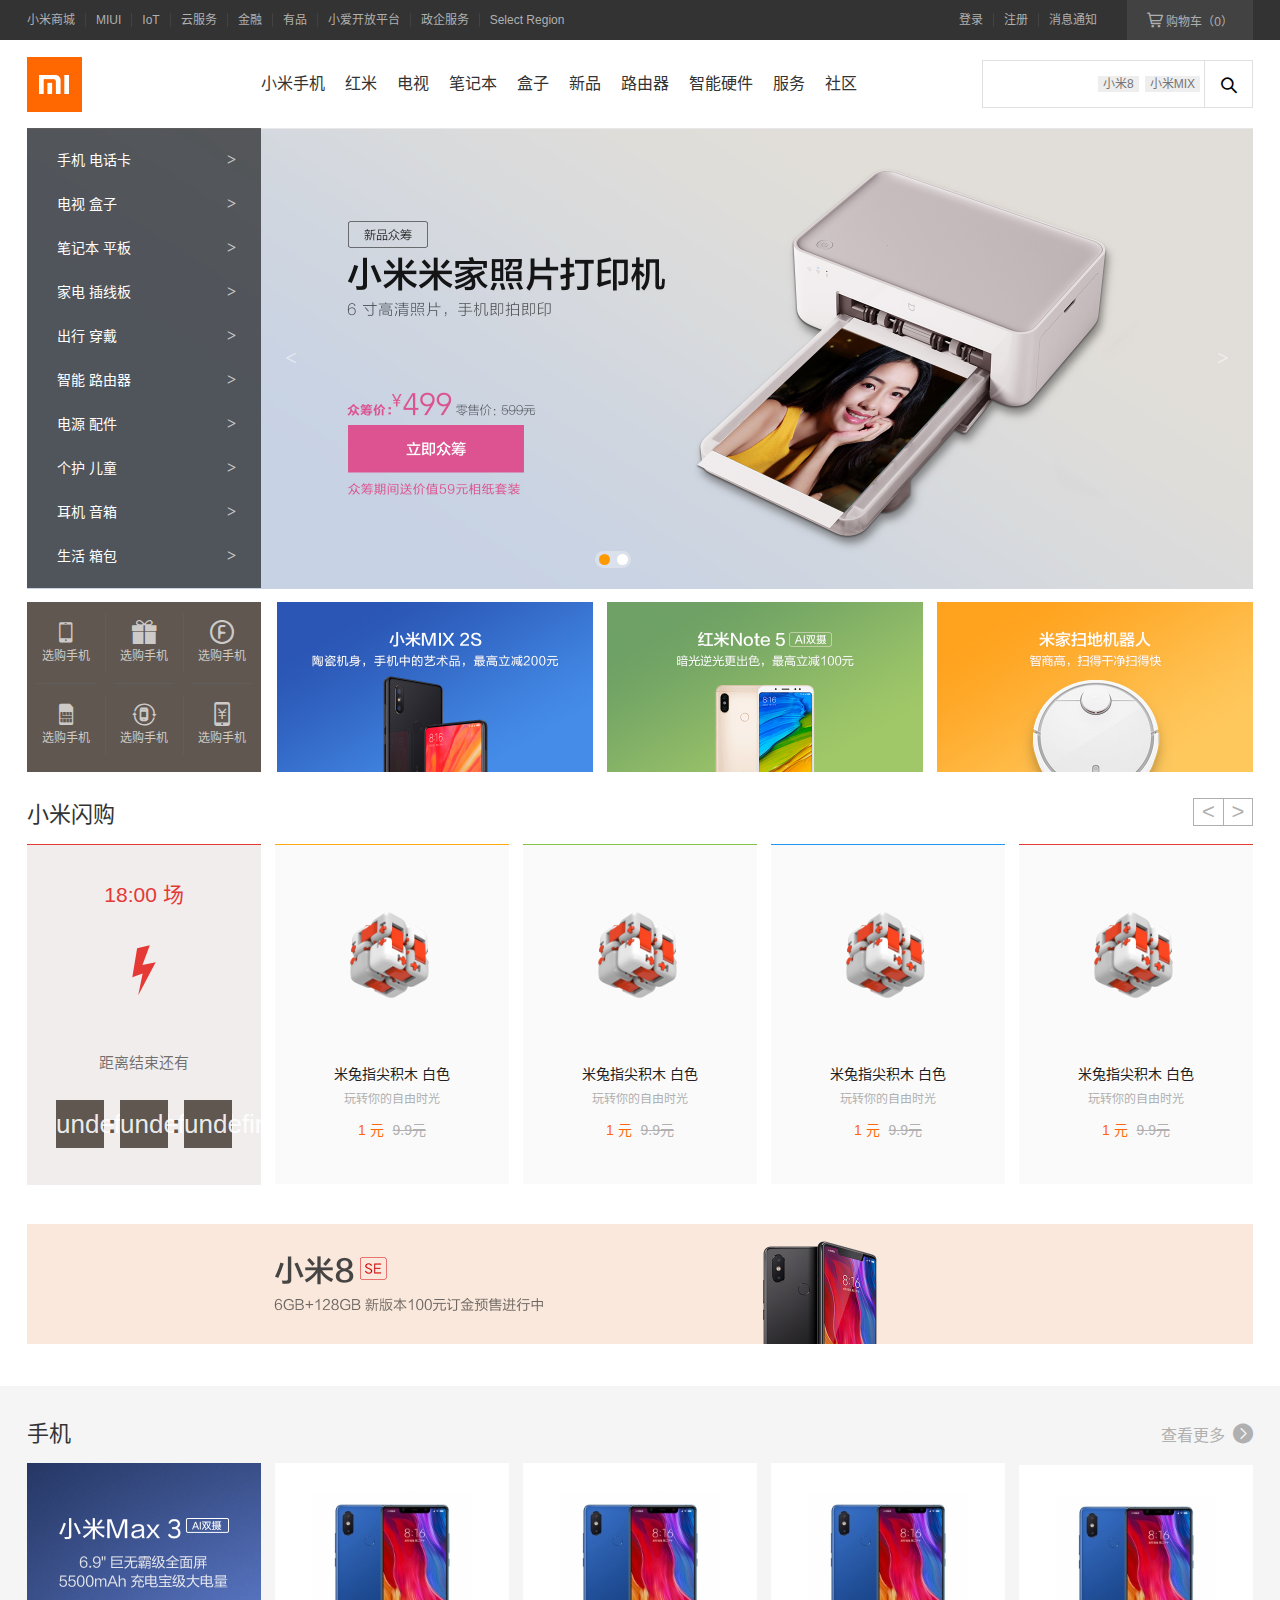
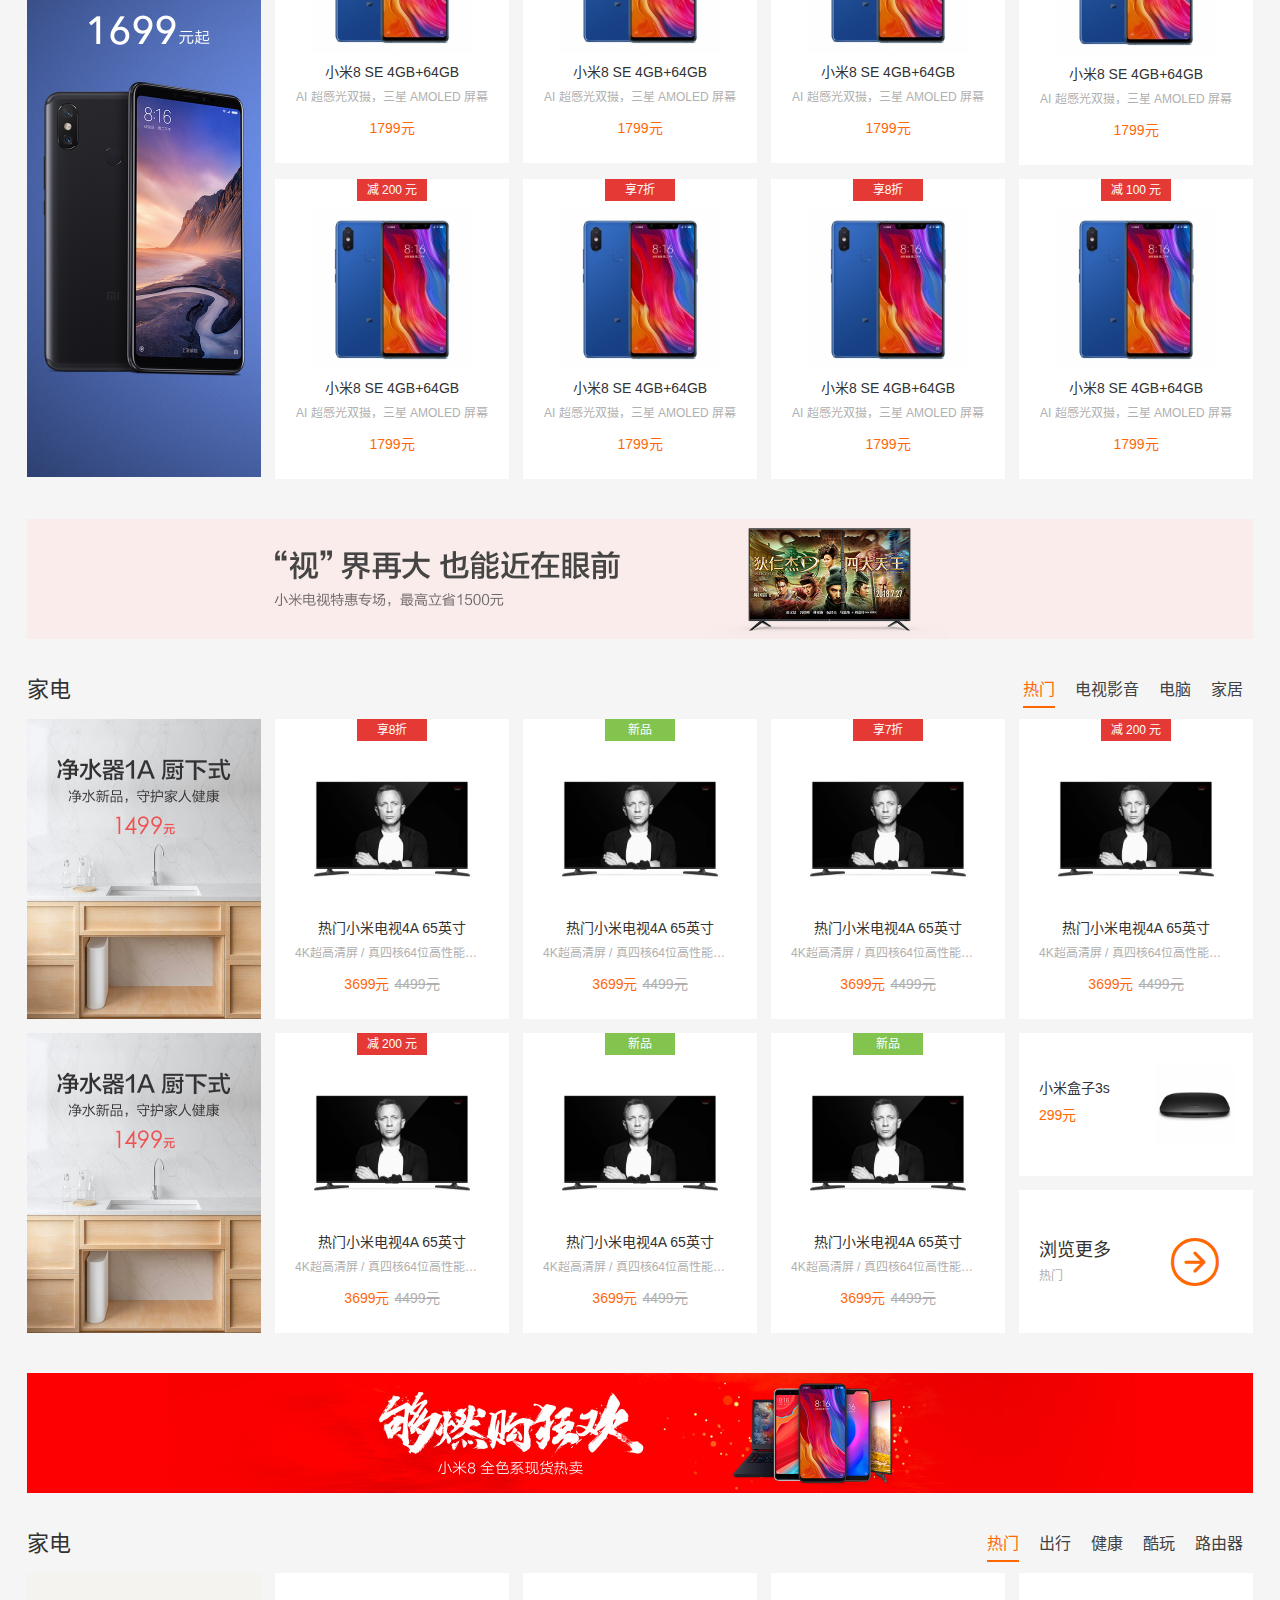
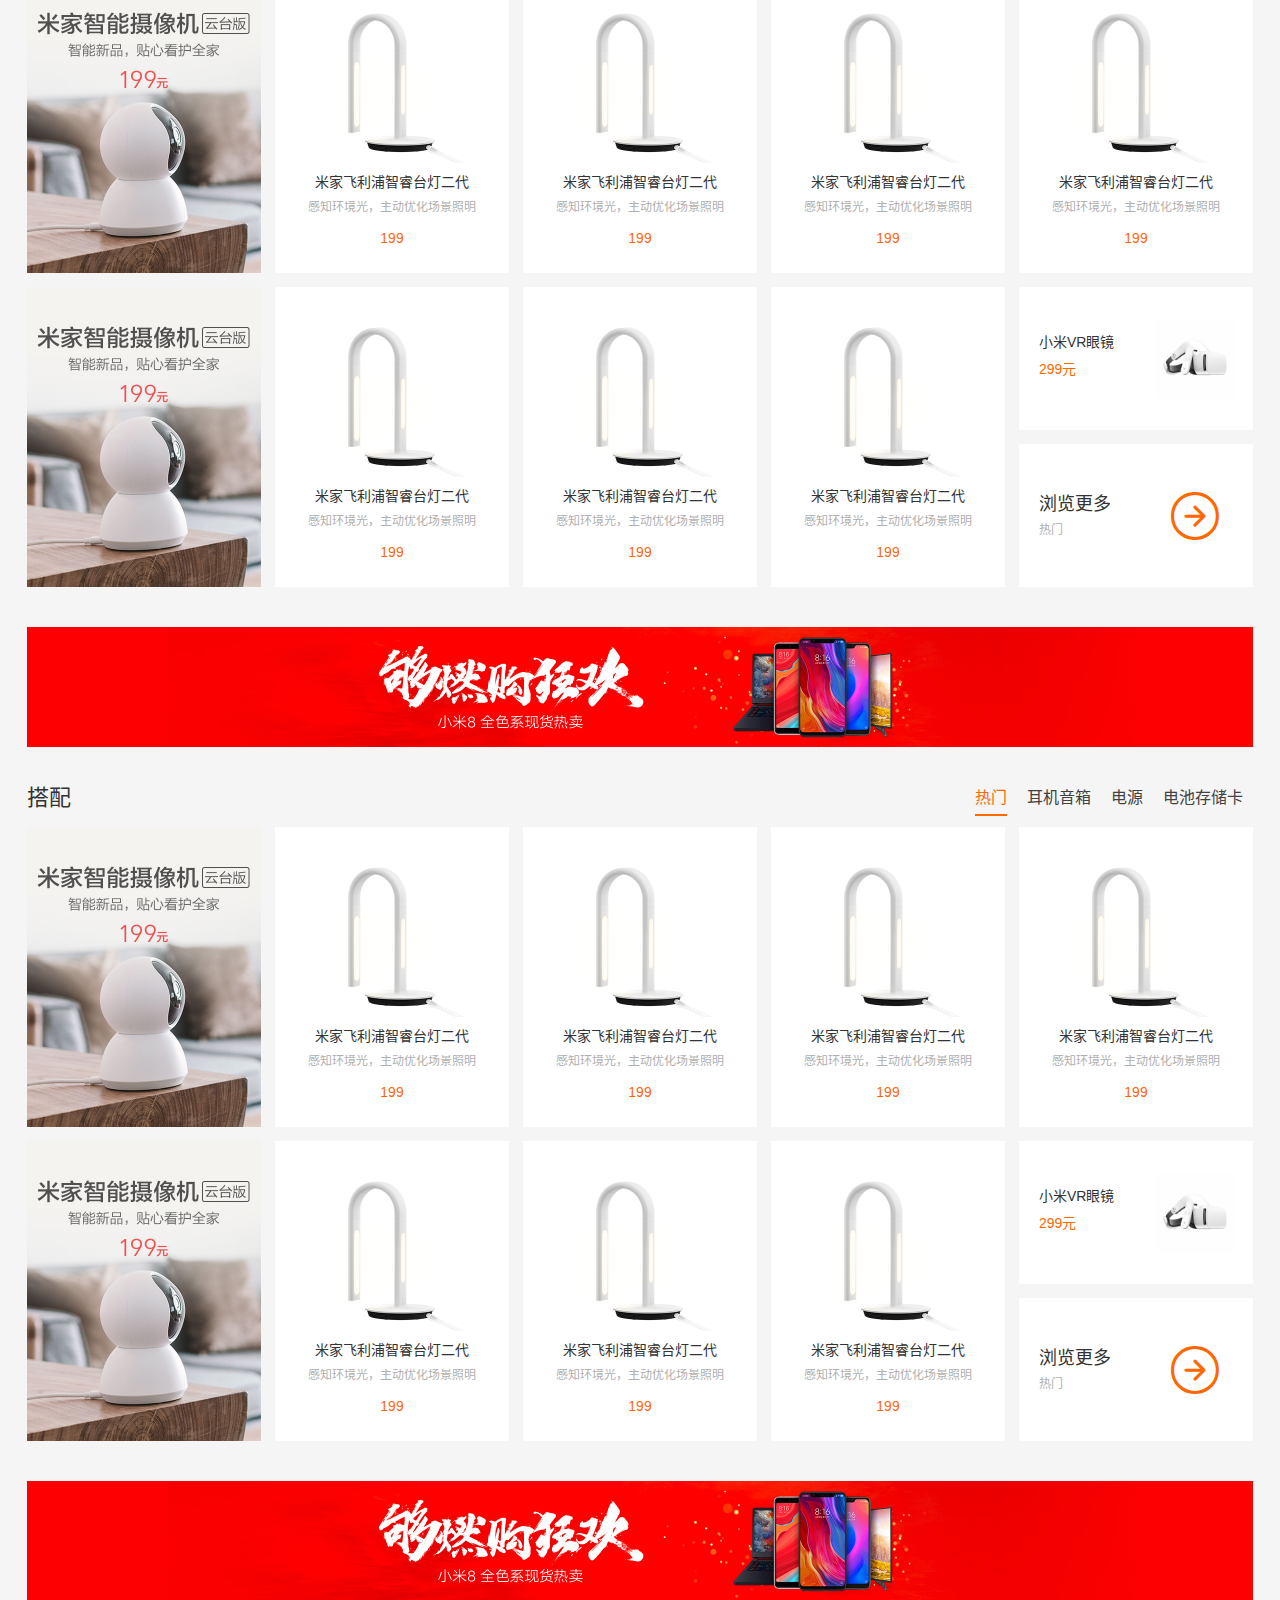
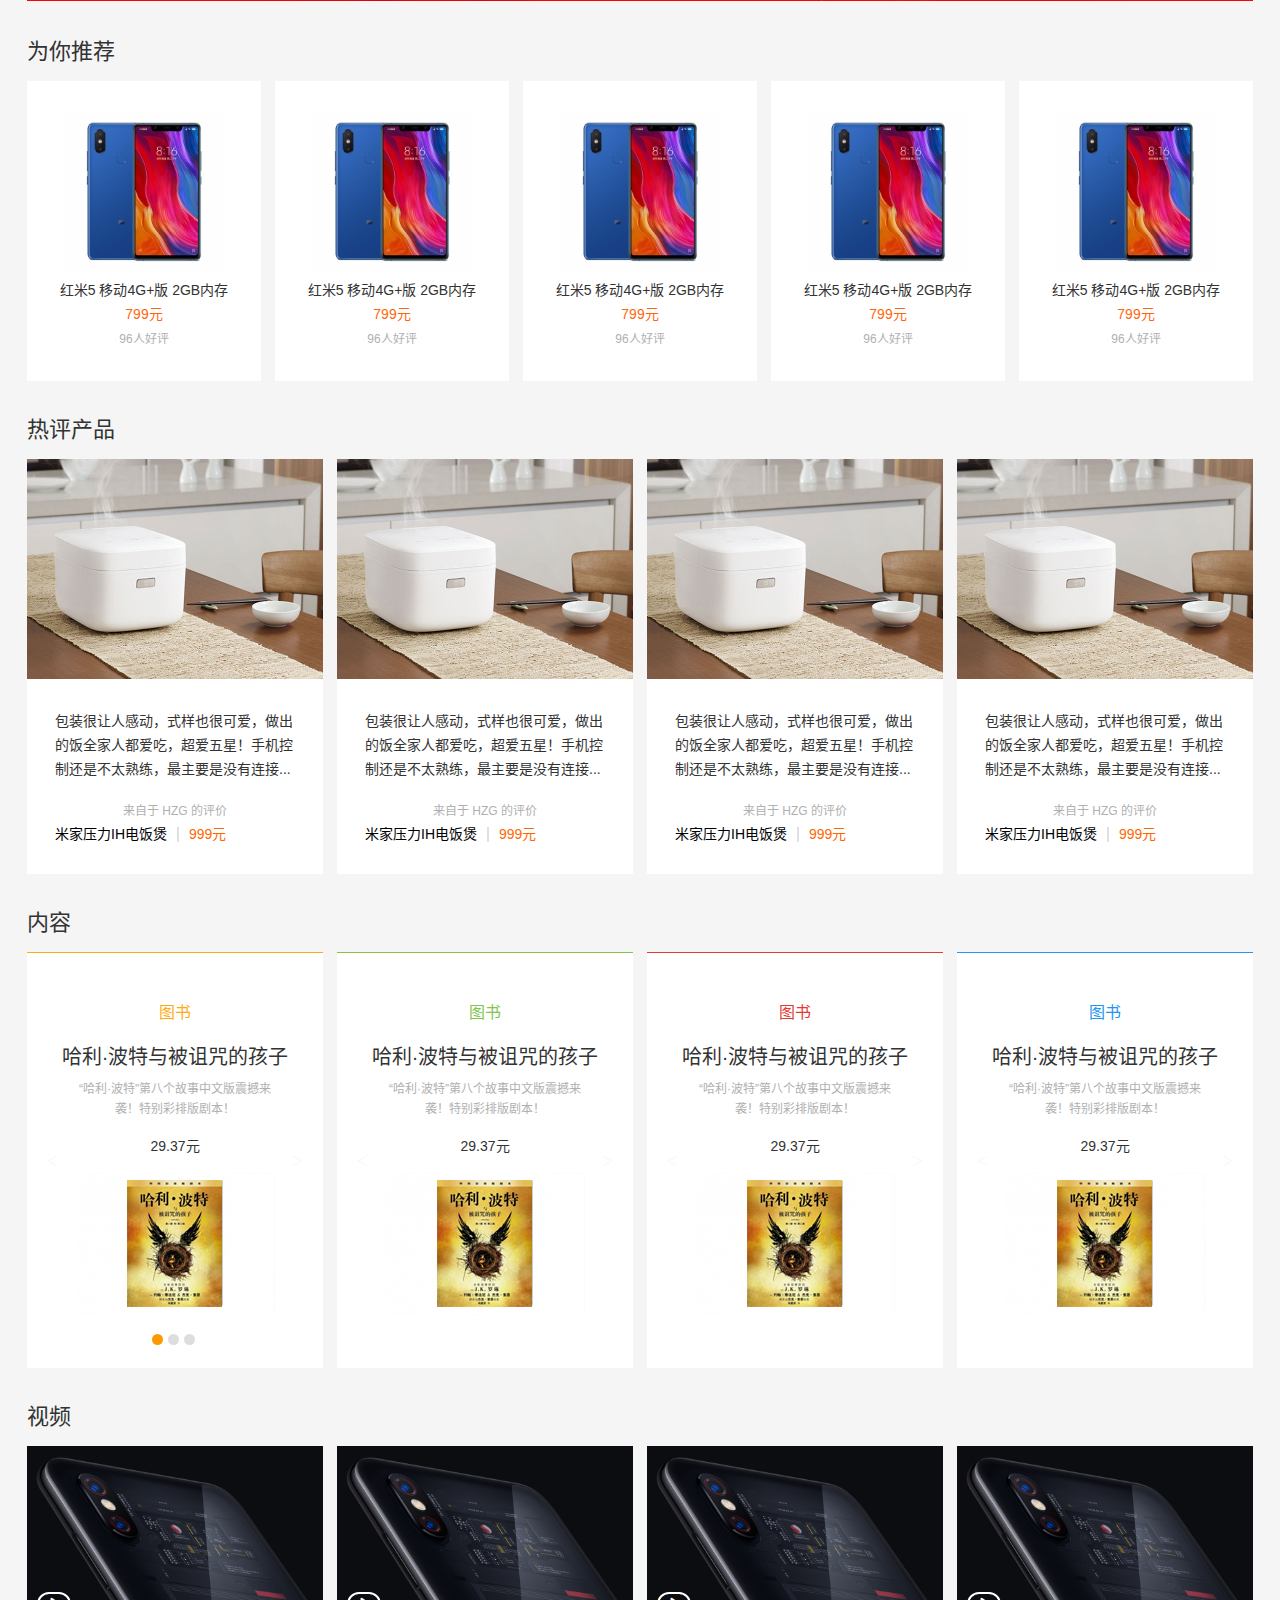
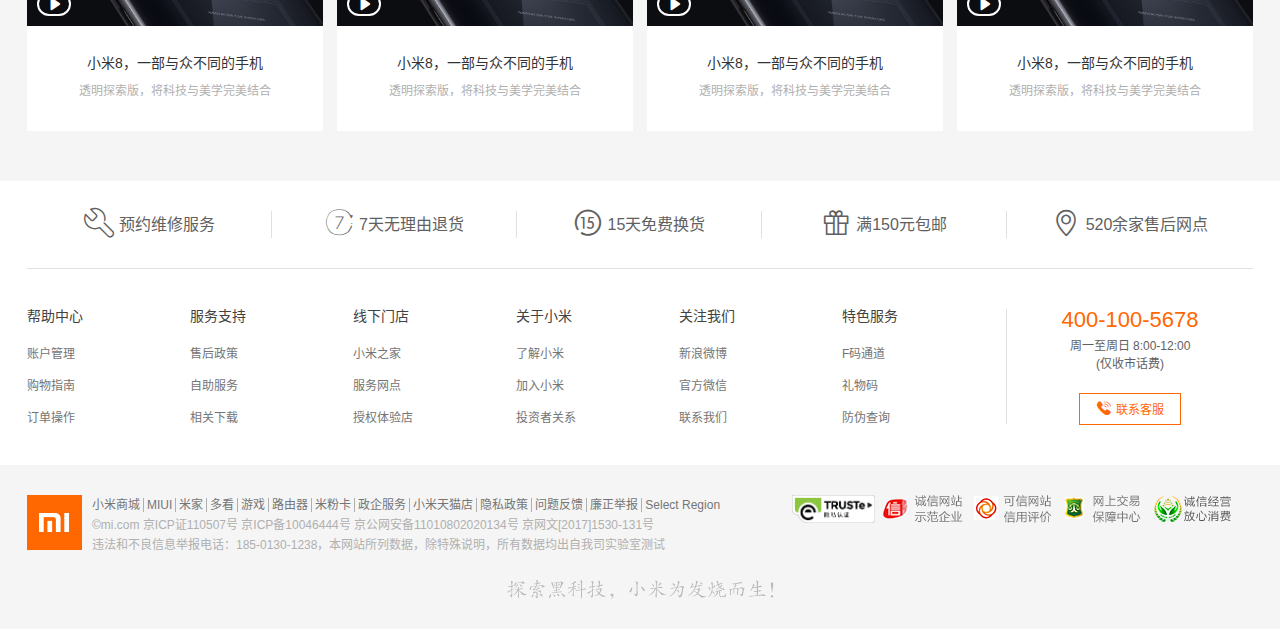
<file: src/main/resources/static/index.html>
<!DOCTYPE html>
<html lang="zh-CN" xml:lang="zh-CN" xmlns:th="http://www.thymeleaf.org">
<head>
	<meta charset="UTF-8">
	<title>LY小米商城 - 小米8、小米MIX 2S、红米6 Pro、小米电视官方网站</title>
	<!-- 页面关键字 -->
	<meta name="keywords" content="小米,小米8,小米7,红米5Plus,小米MIX2,小米商城" />
	<!-- 页面的描述 -->
	<meta name="description" content="小米商城直营小米公司旗下所有产品，囊括小米手机系列小米Note 3、小米8、小米MIX 2S，红米手机系列红米5 Plus、红米6 Pro，智能硬件，配件及小米生活周边，同时提供小米客户服务及售后支持。" />

	<!-- 收藏夹图标 -->
	<link rel="shortcut icon" href="static/images/favicon.ico">

	<!-- 先引入重置的CSS样式文件 -->
	<link rel="stylesheet" href="static/css/reset.css">

	<!-- 引入字体图标的css文件 -->
	<link rel="stylesheet" href="static/css/iconfont.css">	

	<!-- 引入当前页面的CSS文件 -->
	<link rel="stylesheet" href="static/css/index2.css">
</head>
<body>
	<div class="container">
		<!-- 顶部导航 start -->
		<div class="header_bar">
			<div class="header con_width">
				<!-- 左侧菜单 -->
				<div class="header_nav">
					<ul>
						<li><a href="#">小米商城</a></li>
						<li><a href="#">MIUI</a></li>
						<li><a href="#">IoT</a></li>
						<li><a href="#">云服务</a></li>
						<li><a href="#">金融</a></li>
						<li><a href="#">有品</a></li>
						<li><a href="#">小爱开放平台</a></li>
						<li><a href="#">政企服务</a></li>
						<li><a href="#">Select Region</a></li>
					</ul>
				</div>
				<!-- 右侧购物车 -->
				<div class="header_shopcart">
					<div class="shopcart_logo">
						<a href="#">
							<i class="iconfont icon-cart"></i>
							购物车（0）	
						</a>
						<div class="shopcart-info">
							<p>
								购物车中还没有商品，赶紧选购吧!
							</p>
						</div>
					</div>
				</div>
				<!--右侧登录、注册-->
				<div class="user-auction">
					<ul>
						<li><a href="#">登录</a></li>
						<li><a href="#">注册</a></li>
						<li><a href="#">消息通知</a></li>
					</ul>
				</div>
			</div>
		</div>
		<!-- 顶部导航 end -->
		<!-- 主体导航 start -->
		<div class="main_nav con_width">
			<div class="logo">
				<img src="static/images/mi-logo.png" alt="MIlogo" title="小米官网">
			</div>
			<div class="nav">
				<ul>
					<li><a href="#">小米手机</a>
						<div class="nav_item">
							<div class="nav_item_con con_width">
								<ul>
									<li>
										<label>新品</label>
										<a href="#" class="nav_item_con_img">
											<img src="static/images/mix2320-220.png" />
										</a>
										<a href="#" class="nav_item_con_name">小米8</a>
										<p>2699元起</p>
									</li>
									<li>
										<label>新品</label>
										<a href="#" class="nav_item_con_img">
											<img src="static/images/mix2320-220.png" />
										</a>
										<a href="#" class="nav_item_con_name">小米8</a>
										<p>2699元起</p>
									</li>
									<li>
										<label>新品</label>
										<a href="#" class="nav_item_con_img">
											<img src="static/images/mix2320-220.png" />
										</a>
										<a href="#" class="nav_item_con_name">小米8</a>
										<p>2699元起</p>
									</li>
									<li>
										<label>新品</label>
										<a href="#" class="nav_item_con_img">
											<img src="static/images/mix2320-220.png" />
										</a>
										<a href="#" class="nav_item_con_name">小米8</a>
										<p>2699元起</p>
									</li>
									<li>
										<label>新品</label>
										<a href="#" class="nav_item_con_img">
											<img src="static/images/mix2320-220.png" />
										</a>
										<a href="#" class="nav_item_con_name">小米8</a>
										<p>2699元起</p>
									</li>
									<li>
										<label>新品</label>
										<a href="#" class="nav_item_con_img">
											<img src="static/images/mix2320-220.png" />
										</a>
										<a href="#" class="nav_item_con_name">小米8</a>
										<p>2699元起</p>
									</li>
								</ul>
							</div>
						</div>
					</li>
					<li><a href="#">红米</a></li>
					<li><a href="#">电视</a></li>
					<li><a href="#">笔记本</a>
						<div class="nav_item">
							<div class="nav_item_con con_width">
								<ul>
									<li>
										<label>新品</label>
										<a href="#" class="nav_item_con_img">
											<img src="static/images/bijiben320.jpg" />
										</a>
										<a href="#" class="nav_item_con_name">小米8</a>
										<p>2699元起</p>
									</li>
									<li>
										<label>新品</label>
										<a href="#" class="nav_item_con_img">
											<img src="static/images/bijiben320.jpg" />
										</a>
										<a href="#" class="nav_item_con_name">小米8</a>
										<p>2699元起</p>
									</li>
									<li>
										<label>新品</label>
										<a href="#" class="nav_item_con_img">
											<img src="static/images/bijiben320.jpg" />
										</a>
										<a href="#" class="nav_item_con_name">小米8</a>
										<p>2699元起</p>
									</li>
								</ul>
							</div>
						</div>
					</li>
					<li><a href="#">盒子</a></li>
					<li><a href="#">新品</a></li>
					<li><a href="#">路由器</a></li>
					<li><a href="#">智能硬件</a></li>
					<li><a href="#">服务</a></li>
					<li><a href="#">社区</a></li>
				</ul>
			</div>
			<!-- 搜索部分 start -->
			<div class="search_box">
				<form auction="#">
					<input type="search" name="search" class="search" />
					<button>
						<i class="iconfont icon-sousuo"></i>
					</button>
					<!-- 默认搜索内容 -->
					<div class="search_default">
						<ul>
							<li><a href="#">小米8</a></li>
							<li><a href="#">小米MIX</a></li>
						</ul>
					</div>
					<!-- 下拉列表内容 -->
					<div class="datalist">
						<ul>
							<li><a href="#">小米6X<span>约有6件</span></a></li>
							<li><a href="#">小米MIX 2S<span>约有5件</span></a></li>
							<li><a href="#">黑鲨游戏手机<span>约有3件</span></a></li>
							<li><a href="#">红米Note 5<span>约有6件</span></a></li>
							<li><a href="#">红米5A<span>约有13件</span></a></li>
							<li><a href="#">小米电话4C<span>约有5件</span></a></li>
							<li><a href="#">电视32英寸<span>约有3件</span></a></li>
						</ul>
					</div>
				</form>
			</div>
			<!-- 搜索部分 end -->
		</div>
		<!-- 主体导航 end -->

		<!-- 定义分类菜单和banner图 start -->
		<div class="home_container con_width">
			<!-- 定义菜单 -->
			<div class="menu_list">
				<ul>
					<li><a href="#">手机 电话卡<span class="arrow">&gt;</span></a>
						<div class="menu_list_item">
							<ul class="menu_list_goods menu_col_4">
								<li>
									<a href="#">
										<img src="static/images/note3-80-2.png" alt="">
										<span>小米Note 3</span>
									</a>
								</li>
								<li>
									<a href="#">
										<img src="static/images/note3-80-2.png" alt="">
										<span>小米Note 3</span>
									</a>
								</li>
								<li>
									<a href="#">
										<img src="static/images/note3-80-2.png" alt="">
										<span>小米Note 3</span>
									</a>
								</li>
								<li>
									<a href="#">
										<img src="static/images/note3-80-2.png" alt="">
										<span>小米Note 3</span>
									</a>
								</li>
								<li>
									<a href="#">
										<img src="static/images/note3-80-2.png" alt="">
										<span>小米Note 3</span>
									</a>
								</li>
								<li>
									<a href="#">
										<img src="static/images/note3-80-2.png" alt="">
										<span>小米Note 3</span>
									</a>
								</li>
								<li>
									<a href="#">
										<img src="static/images/note3-80-2.png" alt="">
										<span>小米Note 3</span>
									</a>
								</li>
								<li>
									<a href="#">
										<img src="static/images/note3-80-2.png" alt="">
										<span>小米Note 3</span>
									</a>
								</li>
								<li>
									<a href="#">
										<img src="static/images/note3-80-2.png" alt="">
										<span>小米Note 3</span>
									</a>
								</li>
								<li>
									<a href="#">
										<img src="static/images/note3-80-2.png" alt="">
										<span>小米Note 3</span>
									</a>
								</li>
								<li>
									<a href="#">
										<img src="static/images/note3-80-2.png" alt="">
										<span>小米Note 3</span>
									</a>
								</li>
								<li>
									<a href="#">
										<img src="static/images/note3-80-2.png" alt="">
										<span>小米Note 3</span>
									</a>
								</li>
								<li>
									<a href="#">
										<img src="static/images/note3-80-2.png" alt="">
										<span>小米Note 3</span>
									</a>
								</li>
								<li>
									<a href="#">
										<img src="static/images/note3-80-2.png" alt="">
										<span>小米Note 3</span>
									</a>
								</li>
								<li>
									<a href="#">
										<img src="static/images/note3-80-2.png" alt="">
										<span>小米Note 3</span>
									</a>
								</li>
								<li>
									<a href="#">
										<img src="static/images/note3-80-2.png" alt="">
										<span>小米Note 3</span>
									</a>
								</li>
								<li>
									<a href="#">
										<img src="static/images/note3-80-2.png" alt="">
										<span>小米Note 3</span>
									</a>
								</li>
								<li>
									<a href="#">
										<img src="static/images/note3-80-2.png" alt="">
										<span>小米Note 3</span>
									</a>
								</li>
								<li>
									<a href="#">
										<img src="static/images/note3-80-2.png" alt="">
										<span>小米Note 3</span>
									</a>
								</li>
								<li>
									<a href="#">
										<img src="static/images/note3-80-2.png" alt="">
										<span>小米Note 3</span>
									</a>
								</li>
								<li>
									<a href="#">
										<img src="static/images/note3-80-2.png" alt="">
										<span>小米Note 3</span>
									</a>
								</li>
								<li>
									<a href="#">
										<img src="static/images/note3-80-2.png" alt="">
										<span>小米Note 3</span>
									</a>
								</li>
								<li>
									<a href="#">
										<img src="static/images/note3-80-2.png" alt="">
										<span>小米Note 3</span>
									</a>
								</li>
								<li>
									<a href="#">
										<img src="static/images/note3-80-2.png" alt="">
										<span>小米Note 3</span>
									</a>
								</li>
							</ul>
						</div>
					</li>
					<li><a href="#">电视 盒子<span class="arrow">&gt;</span></a>
						<div class="menu_list_item">
							<ul class="menu_list_goods menu_col_3">
								<li>
									<a href="#">
										<img src="static/images/note3-80-2.png" alt="">
										<span>小米Note 3</span>
									</a>
								</li>
								<li>
									<a href="#">
										<img src="static/images/note3-80-2.png" alt="">
										<span>小米Note 3</span>
									</a>
								</li>
								<li>
									<a href="#">
										<img src="static/images/note3-80-2.png" alt="">
										<span>小米Note 3</span>
									</a>
								</li>
								<li>
									<a href="#">
										<img src="static/images/note3-80-2.png" alt="">
										<span>小米Note 3</span>
									</a>
								</li>
								<li>
									<a href="#">
										<img src="static/images/note3-80-2.png" alt="">
										<span>小米Note 3</span>
									</a>
								</li>
								<li>
									<a href="#">
										<img src="static/images/note3-80-2.png" alt="">
										<span>小米Note 3</span>
									</a>
								</li>
								<li>
									<a href="#">
										<img src="static/images/note3-80-2.png" alt="">
										<span>小米Note 3</span>
									</a>
								</li>
								<li>
									<a href="#">
										<img src="static/images/note3-80-2.png" alt="">
										<span>小米Note 3</span>
									</a>
								</li>
								<li>
									<a href="#">
										<img src="static/images/note3-80-2.png" alt="">
										<span>小米Note 3</span>
									</a>
								</li>
								<li>
									<a href="#">
										<img src="static/images/note3-80-2.png" alt="">
										<span>小米Note 3</span>
									</a>
								</li>
								<li>
									<a href="#">
										<img src="static/images/note3-80-2.png" alt="">
										<span>小米Note 3</span>
									</a>
								</li>
								<li>
									<a href="#">
										<img src="static/images/note3-80-2.png" alt="">
										<span>小米Note 3</span>
									</a>
								</li>
								<li>
									<a href="#">
										<img src="static/images/note3-80-2.png" alt="">
										<span>小米Note 3</span>
									</a>
								</li>
								<li>
									<a href="#">
										<img src="static/images/note3-80-2.png" alt="">
										<span>小米Note 3</span>
									</a>
								</li>
								<li>
									<a href="#">
										<img src="static/images/note3-80-2.png" alt="">
										<span>小米Note 3</span>
									</a>
								</li>
								<li>
									<a href="#">
										<img src="static/images/note3-80-2.png" alt="">
										<span>小米Note 3</span>
									</a>
								</li>
								<li>
									<a href="#">
										<img src="static/images/note3-80-2.png" alt="">
										<span>小米Note 3</span>
									</a>
								</li>
								<li>
									<a href="#">
										<img src="static/images/note3-80-2.png" alt="">
										<span>小米Note 3</span>
									</a>
								</li>
							</ul>
						</div>
					</li>
					<li><a href="#">笔记本 平板<span class="arrow">&gt;</span></a>
						<div class="menu_list_item">
							<ul class="menu_list_goods menu_col_2">
								<li>
									<a href="#">
										<img src="static/images/note3-80-2.png" alt="">
										<span>小米Note 3</span>
									</a>
								</li>
								<li>
									<a href="#">
										<img src="static/images/note3-80-2.png" alt="">
										<span>小米Note 3</span>
									</a>
								</li>
								<li>
									<a href="#">
										<img src="static/images/note3-80-2.png" alt="">
										<span>小米Note 3</span>
									</a>
								</li>
								<li>
									<a href="#">
										<img src="static/images/note3-80-2.png" alt="">
										<span>小米Note 3</span>
									</a>
								</li>
								<li>
									<a href="#">
										<img src="static/images/note3-80-2.png" alt="">
										<span>小米Note 3</span>
									</a>
								</li>
								<li>
									<a href="#">
										<img src="static/images/note3-80-2.png" alt="">
										<span>小米Note 3</span>
									</a>
								</li>
								<li>
									<a href="#">
										<img src="static/images/note3-80-2.png" alt="">
										<span>小米Note 3</span>
									</a>
								</li>
								<li>
									<a href="#">
										<img src="static/images/note3-80-2.png" alt="">
										<span>小米Note 3</span>
									</a>
								</li>
								<li>
									<a href="#">
										<img src="static/images/note3-80-2.png" alt="">
										<span>小米Note 3</span>
									</a>
								</li>
							</ul>
						</div>
					</li>
					<li><a href="#">家电 插线板<span class="arrow">&gt;</span></a></li>
					<li><a href="#">出行 穿戴<span class="arrow">&gt;</span></a></li>
					<li><a href="#">智能 路由器<span class="arrow">&gt;</span></a></li>
					<li><a href="#">电源 配件<span class="arrow">&gt;</span></a></li>
					<li><a href="#">个护 儿童<span class="arrow">&gt;</span></a></li>
					<li><a href="#">耳机 音箱<span class="arrow">&gt;</span></a></li>
					<li><a href="#">生活 箱包<span class="arrow">&gt;</span></a></li>
				</ul>
			</div>
			<!-- 定义banner -->
			<div id="banner">
				<ul>
					<li class="active">
						<a href="#"><img src="static/images/mi_banner1.jpg" alt="小米" title="小米"></a>
					</li>
					<li>
						<a href="#"><img src="static/images/mi_banner2.jpg" alt="小米" title="小米"></a>
					</li>
				</ul>
				<div id="circle-list">
					<ul>
						<li class="active-circle"></li>
						<li></li>
					</ul>
				</div>
				<div id="banner-left" class="banner-arrow">&lt;</div>
				<div id="banner-right" class="banner-arrow">&gt;</div>
			</div>
		</div>
		<!-- 定义分类菜单和banner图 end -->

		<!-- 定义推荐部分 start -->
		<div class="recommend con_width">
			<div class="recommend_left">
				<ul>
					<li><a href="#"><i class="iconfont icon-shouji"></i><span>选购手机</span></a><div class="bottom_line"></div></li>
					<li><a href="#"><i class="iconfont icon-lihe"></i><span>选购手机</span></a>
						<div class="bottom_line"></div>
					</li>
					<li><a href="#"><i class="iconfont icon-Fma"></i><span>选购手机</span></a>
					<div class="bottom_line"></div></li>
				</ul>
				<ul>
					<li><a href="#"><i class="iconfont icon-shoujiqia"></i><span>选购手机</span></a></li>
					<li><a href="#"><i class="iconfont icon-yijiuhuanxin"></i><span>选购手机</span></a></li>
					<li><a href="#"><i class="iconfont icon-huafeichongzhi"></i><span>选购手机</span></a></li>
				</ul>
			</div>
			<div class="recommend_right">
				<ul>
					<li><a href=""><img src="static/images/img1.jpg" title="" alt=""/></a></li>
					<li><a href=""><img src="static/images/img2.jpg" title="" alt=""/></a></li>
					<li><a href=""><img src="static/images/img3.jpeg" title="" alt=""/></a></li>
				</ul>
			</div>
		</div>
		<!-- 定义推荐部分 end -->
		<!-- 小米闪购 start -->
		<div class="flashover con_width">
			<h1 class="list_title">小米闪购
				<div class="flashover_a">
					<a href="javascript:;" onclick="flashover('R')">&lt;</a>
					<a href="javascript:;" onclick="flashover('L')">&gt;</a>
				</div>
			</h1>
			<div class="flashover_list">
				<div class="flashover_item countdown goodlist4">
					<p class="countdown_title">18:00 场</p>
					<i class="iconfont icon-shandian"></i>
					<p class="countdown_desc">距离结束还有</p>
					<div class="countdown_time">
						<label class="countdown_time_item" id="_h">00</label>
						<label class="countdown_item_dot">:</label>
						<label class="countdown_time_item" id="_m">00</label>
						<label class="countdown_item_dot">:</label>
						<label class="countdown_time_item" id="_s">00</label>
					</div>
				</div>
				<div class="flashover_item_con" id="shangou">
					<div class="flashover_item_con_div" id="shangouCon" style="left: 0px">
						<div class="flashover_item flashover_goodlist goodlist1">
							<a href="#" alt="米兔指尖积木 白色" title="米兔指尖积木 白色">
								<div class="goodlist_content">
									<img src="static/images/good1.png" alt="">
									<p class="good_title">米兔指尖积木 白色</p>
									<p class="good_desc">玩转你的自由时光</p>
									<p class="good_price">1 元 <label>9.9元</label></p>
								</div>
							</a>
						</div>
						<div class="flashover_item flashover_goodlist goodlist2">
							<a href="#" alt="米兔指尖积木 白色" title="米兔指尖积木 白色">
								<div class="goodlist_content">
									<img src="static/images/good1.png" alt="">
									<p class="good_title">米兔指尖积木 白色</p>
									<p class="good_desc">玩转你的自由时光</p>
									<p class="good_price">1 元 <label>9.9元</label></p>
								</div>
							</a>
						</div>
						<div class="flashover_item flashover_goodlist goodlist3">
							<a href="#" alt="米兔指尖积木 白色" title="米兔指尖积木 白色">
								<div class="goodlist_content">
									<img src="static/images/good1.png" alt="">
									<p class="good_title">米兔指尖积木 白色</p>
									<p class="good_desc">玩转你的自由时光</p>
									<p class="good_price">1 元 <label>9.9元</label></p>
								</div>
							</a>
						</div>
						<div class="flashover_item flashover_goodlist goodlist4">
							<a href="#" alt="米兔指尖积木 白色" title="米兔指尖积木 白色">
								<div class="goodlist_content">
									<img src="static/images/good1.png" alt="">
									<p class="good_title">米兔指尖积木 白色</p>
									<p class="good_desc">玩转你的自由时光</p>
									<p class="good_price">1 元 <label>9.9元</label></p>
								</div>
							</a>
						</div>
						<div class="flashover_item flashover_goodlist goodlist1">
							<a href="#" alt="米兔指尖积木 白色" title="米兔指尖积木 白色">
								<div class="goodlist_content">
									<img src="static/images/good1.png" alt="">
									<p class="good_title">米兔指尖积木 白色</p>
									<p class="good_desc">玩转你的自由时光</p>
									<p class="good_price">2 元 <label>9.9元</label></p>
								</div>
							</a>
						</div>
						<div class="flashover_item flashover_goodlist goodlist2">
							<a href="#" alt="米兔指尖积木 白色" title="米兔指尖积木 白色">
								<div class="goodlist_content">
									<img src="static/images/good1.png" alt="">
									<p class="good_title">米兔指尖积木 白色</p>
									<p class="good_desc">玩转你的自由时光</p>
									<p class="good_price">2 元 <label>9.9元</label></p>
								</div>
							</a>
						</div>
						<div class="flashover_item flashover_goodlist goodlist3">
							<a href="#" alt="米兔指尖积木 白色" title="米兔指尖积木 白色">
								<div class="goodlist_content">
									<img src="static/images/good1.png" alt="">
									<p class="good_title">米兔指尖积木 白色</p>
									<p class="good_desc">玩转你的自由时光</p>
									<p class="good_price">2 元 <label>9.9元</label></p>
								</div>
							</a>
						</div>
						<div class="flashover_item flashover_goodlist goodlist4">
							<a href="#" alt="米兔指尖积木 白色" title="米兔指尖积木 白色">
								<div class="goodlist_content">
									<img src="static/images/good1.png" alt="">
									<p class="good_title">米兔指尖积木 白色</p>
									<p class="good_desc">玩转你的自由时光</p>
									<p class="good_price">2 元 <label>9.9元</label></p>
								</div>
							</a>
						</div>
					</div>
				</div>
			</div>
		</div>
		<!-- 小米闪购 end -->
		
		<!-- 广告 start -->
		<div class="ad_container con_width">
			<a href="#" alt="小米8 6G+128G" title="小米8 6G+128G"><img src="static/images/xmad_15326189127178_tugca.jpg"></a>
		</div>
		<!-- 广告 end -->
		
		<!-- 产品列表 start -->
		<div class="goods">
			<!-- 手机 start -->
			<div class="flashover con_width clearfix">
				<h1 class="list_title">手机<a href="">查看更多<i class="iconfont icon-xiangyoujiantou"></i></a></h1>
				<div class="goods_item_left1">
					<a href="#"><img src="static/images/xmad_15323220713837_GLBVX.jpg"/></a>
				</div>
				<div class="goods_item_right">
					<div class="goods_item_list">
						<div class="goodlist_content">
							<a href="#"><img src="static/images/pms_1527684990.93616987!220x220.jpg" alt=""></a>
							<p class="good_title"><a href="#">小米8 SE 4GB+64GB</a></p>
							<p class="good_desc">AI 超感光双摄，三星 AMOLED 屏幕</p>
							<p class="good_price">1799元</p>
						</div>
					</div>
					<div class="goods_item_list">
						<div class="goodlist_content">
							<a href="#"><img src="static/images/pms_1527684990.93616987!220x220.jpg" alt=""></a>
							<p class="good_title"><a href="#">小米8 SE 4GB+64GB</a></p>
							<p class="good_desc">AI 超感光双摄，三星 AMOLED 屏幕</p>
							<p class="good_price">1799元</p>
						</div>
					</div>
					<div class="goods_item_list">
						<div class="goodlist_content">
							<a href="#"><img src="static/images/pms_1527684990.93616987!220x220.jpg" alt=""></a>
							<p class="good_title"><a href="#">小米8 SE 4GB+64GB</a></p>
							<p class="good_desc">AI 超感光双摄，三星 AMOLED 屏幕</p>
							<p class="good_price">1799元</p>
						</div>
					</div>
					<div class="goods_item_list">
						<div class="goodlist_content">
							<a href="#"><img src="static/images/pms_1527684990.93616987!220x220.jpg" alt=""></a>
							<p class="good_title"><a href="#">小米8 SE 4GB+64GB</a></p>
							<p class="good_desc">AI 超感光双摄，三星 AMOLED 屏幕</p>
							<p class="good_price">1799元</p>
						</div>
					</div>
					<div class="goods_item_list">
						<div class="goodlist_content">
							<label>减 200 元</label>
							<a href="#"><img src="static/images/pms_1527684990.93616987!220x220.jpg" alt=""></a>
							<p class="good_title"><a href="#">小米8 SE 4GB+64GB</a></p>
							<p class="good_desc">AI 超感光双摄，三星 AMOLED 屏幕</p>
							<p class="good_price">1799元</p>
						</div>
					</div>
					<div class="goods_item_list">
						<div class="goodlist_content">
							<label>享7折</label>
							<a href="#"><img src="static/images/pms_1527684990.93616987!220x220.jpg" alt=""></a>
							<p class="good_title"><a href="#">小米8 SE 4GB+64GB</a></p>
							<p class="good_desc">AI 超感光双摄，三星 AMOLED 屏幕</p>
							<p class="good_price">1799元</p>
						</div>
					</div>
					<div class="goods_item_list">
						<div class="goodlist_content">
							<label>享8折</label>
							<a href="#"><img src="static/images/pms_1527684990.93616987!220x220.jpg" alt=""></a>
							<p class="good_title"><a href="#">小米8 SE 4GB+64GB</a></p>
							<p class="good_desc">AI 超感光双摄，三星 AMOLED 屏幕</p>
							<p class="good_price">1799元</p>
						</div>
					</div>
					<div class="goods_item_list">
						<div class="goodlist_content">
							<label>减 100 元</label>
							<a href="#"><img src="static/images/pms_1527684990.93616987!220x220.jpg" alt=""></a>
							<p class="good_title"><a href="#">小米8 SE 4GB+64GB</a></p>
							<p class="good_desc">AI 超感光双摄，三星 AMOLED 屏幕</p>
							<p class="good_price">1799元</p>
						</div>
					</div>
				</div>
			</div>
			<!-- 手机 end -->
		
			<!-- 广告 start -->
			<div class="ad_container con_width">
				<a href="#" alt="小米电视" title="小米电视"><img src="static/images/xmad_15329210161578_SWgUX.jpg"></a>
			</div>
			<!-- 广告 end -->

			<!-- 家电 start -->
			<div class="wiring con_width clearfix">
				<h1 class="list_title" id="houseElectricalTitle">家电
					<ul>
						<li class="active"><a href="#">热门</a></li>
						<li><a href="#">电视影音</a></li>
						<li><a href="#">电脑</a></li>
						<li><a href="#">家居</a></li>
					</ul>
				</h1>
				<div class="wiring_left">
					<a href="#"><img src="static/images/xmad_15232550390498_qwxEC.jpg"/></a>
					<a href="#"><img src="static/images/xmad_15232550390498_qwxEC.jpg"/></a>
				</div>
				<div class="wiring_right" id="houseElectricalDiv">
					<!-- 热门 -->
					<div class="wiring_right_con">
						<div class="goods_item_list">
							<div class="goodlist_content">
								<label>享8折</label>
								<a href="#"><img src="static/images/pms_1490077569.08131612!220x220.png" alt=""></a>
								<p class="good_title"><a href="#">热门小米电视4A 65英寸</a></p>
								<p class="good_desc">4K超高清屏 / 真四核64位高性能处理器</p>
								<p class="good_price">3699元<label>4499元</label></p>
							</div>
							<div class="goods_item_list_desc">
								<p class="goods_item_list_desc_con">小米电视给我惊喜，昨天下午下单，第二天上午就送到家啦...</p>
								<span> 来自于 陈金壮 的评价</span>
							</div>
						</div>
						<div class="goods_item_list">
							<div class="goodlist_content">
								<label class="new_good">新品</label>
								<a href="#"><img src="static/images/pms_1490077569.08131612!220x220.png" alt=""></a>
								<p class="good_title"><a href="#">热门小米电视4A 65英寸</a></p>
								<p class="good_desc">4K超高清屏 / 真四核64位高性能处理器</p>
								<p class="good_price">3699元<label>4499元</label></p>
							</div>
							<div class="goods_item_list_desc">
								<p class="goods_item_list_desc_con">小米电视给我惊喜，昨天下午下单，第二天上午就送到家啦...</p>
								<span> 来自于 陈金壮 的评价</span>
							</div>
						</div>
						<div class="goods_item_list">
							<div class="goodlist_content">
								<label>享7折</label>
								<a href="#"><img src="static/images/pms_1490077569.08131612!220x220.png" alt=""></a>
								<p class="good_title"><a href="#">热门小米电视4A 65英寸</a></p>
								<p class="good_desc">4K超高清屏 / 真四核64位高性能处理器</p>
								<p class="good_price">3699元<label>4499元</label></p>
							</div>
							<div class="goods_item_list_desc">
								<p class="goods_item_list_desc_con">小米电视给我惊喜，昨天下午下单，第二天上午就送到家啦...</p>
								<span> 来自于 陈金壮 的评价</span>
							</div>
						</div>
						<div class="goods_item_list">
							<div class="goodlist_content">
								<label>减 200 元</label>
								<a href="#"><img src="static/images/pms_1490077569.08131612!220x220.png" alt=""></a>
								<p class="good_title"><a href="#">热门小米电视4A 65英寸</a></p>
								<p class="good_desc">4K超高清屏 / 真四核64位高性能处理器</p>
								<p class="good_price">3699元<label>4499元</label></p>
							</div>
							<div class="goods_item_list_desc">
								<p class="goods_item_list_desc_con">小米电视给我惊喜，昨天下午下单，第二天上午就送到家啦...</p>
								<span> 来自于 陈金壮 的评价</span>
							</div>
						</div>
						<div class="goods_item_list">
							<div class="goodlist_content">
								<label>减 200 元</label>
								<a href="#"><img src="static/images/pms_1490077569.08131612!220x220.png" alt=""></a>
								<p class="good_title"><a href="#">热门小米电视4A 65英寸</a></p>
								<p class="good_desc">4K超高清屏 / 真四核64位高性能处理器</p>
								<p class="good_price">3699元<label>4499元</label></p>
							</div>
							<div class="goods_item_list_desc">
								<p class="goods_item_list_desc_con">小米电视给我惊喜，昨天下午下单，第二天上午就送到家啦...</p>
								<span> 来自于 陈金壮 的评价</span>
							</div>
						</div>
						<div class="goods_item_list">
							<div class="goodlist_content">
								<label class="new_good">新品</label>
								<a href="#"><img src="static/images/pms_1490077569.08131612!220x220.png" alt=""></a>
								<p class="good_title"><a href="#">热门小米电视4A 65英寸</a></p>
								<p class="good_desc">4K超高清屏 / 真四核64位高性能处理器</p>
								<p class="good_price">3699元<label>4499元</label></p>
							</div>
							<div class="goods_item_list_desc">
								<p class="goods_item_list_desc_con">小米电视给我惊喜，昨天下午下单，第二天上午就送到家啦...</p>
								<span> 来自于 陈金壮 的评价</span>
							</div>
						</div>
						<div class="goods_item_list">
							<div class="goodlist_content">
								<label class="new_good">新品</label>
								<a href="#"><img src="static/images/pms_1490077569.08131612!220x220.png" alt=""></a>
								<p class="good_title"><a href="#">热门小米电视4A 65英寸</a></p>
								<p class="good_desc">4K超高清屏 / 真四核64位高性能处理器</p>
								<p class="good_price">3699元<label>4499元</label></p>
							</div>
							<div class="goods_item_list_desc">
								<p class="goods_item_list_desc_con">小米电视给我惊喜，昨天下午下单，第二天上午就送到家啦...</p>
								<span> 来自于 陈金壮 的评价</span>
							</div>
						</div>
						
						<div class="goods_item_list_last">
							<div class="goods_item_last_list clearfix">
								<div class="goods_item_last_list_left">
									<a href="#">小米盒子3s</a>
									<span>299元</span>
								</div>
								<div class="goods_item_last_list_right">
									<img src="static/images/pms_1479190789.95594557!220x220.jpg" />
								</div>
							</div>
							<div class="goods_item_last_list clearfix">
								<div class="goods_item_last_list_left">
									<a href="#" class="more">
										<p>浏览更多</p>
										<label>热门</label>
									</a>
								</div>
								<div class="goods_item_last_list_right">
									<a href="#"><i class="iconfont icon-you"></i></a>
								</div>
							</div>
						</div>
					</div>	
					<!-- 电视影音 -->
					<div class="wiring_right_con hide">
						<div class="goods_item_list">
							<div class="goodlist_content">
								<label>享8折</label>
								<a href="#"><img src="static/images/pms_1490077569.08131612!220x220.png" alt=""></a>
								<p class="good_title"><a href="#">电视影音</a></p>
								<p class="good_desc">4K超高清屏 / 真四核64位高性能处理器</p>
								<p class="good_price">3699元<label>4499元</label></p>
							</div>
							<div class="goods_item_list_desc">
								<p class="goods_item_list_desc_con">小米电视给我惊喜，昨天下午下单，第二天上午就送到家啦...</p>
								<span> 来自于 陈金壮 的评价</span>
							</div>
						</div>
						<div class="goods_item_list">
							<div class="goodlist_content">
								<label class="new_good">新品</label>
								<a href="#"><img src="static/images/pms_1490077569.08131612!220x220.png" alt=""></a>
								<p class="good_title"><a href="#">小米电视4A 65英寸</a></p>
								<p class="good_desc">4K超高清屏 / 真四核64位高性能处理器</p>
								<p class="good_price">3699元<label>4499元</label></p>
							</div>
							<div class="goods_item_list_desc">
								<p class="goods_item_list_desc_con">小米电视给我惊喜，昨天下午下单，第二天上午就送到家啦...</p>
								<span> 来自于 陈金壮 的评价</span>
							</div>
						</div>
						<div class="goods_item_list">
							<div class="goodlist_content">
								<label>享7折</label>
								<a href="#"><img src="static/images/pms_1490077569.08131612!220x220.png" alt=""></a>
								<p class="good_title"><a href="#">小米电视4A 65英寸</a></p>
								<p class="good_desc">4K超高清屏 / 真四核64位高性能处理器</p>
								<p class="good_price">3699元<label>4499元</label></p>
							</div>
							<div class="goods_item_list_desc">
								<p class="goods_item_list_desc_con">小米电视给我惊喜，昨天下午下单，第二天上午就送到家啦...</p>
								<span> 来自于 陈金壮 的评价</span>
							</div>
						</div>
						<div class="goods_item_list">
							<div class="goodlist_content">
								<label>减 200 元</label>
								<a href="#"><img src="static/images/pms_1490077569.08131612!220x220.png" alt=""></a>
								<p class="good_title"><a href="#">电视影音小米电视4A 65英寸</a></p>
								<p class="good_desc">4K超高清屏 / 真四核64位高性能处理器</p>
								<p class="good_price">3699元<label>4499元</label></p>
							</div>
							<div class="goods_item_list_desc">
								<p class="goods_item_list_desc_con">小米电视给我惊喜，昨天下午下单，第二天上午就送到家啦...</p>
								<span> 来自于 陈金壮 的评价</span>
							</div>
						</div>
						<div class="goods_item_list">
							<div class="goodlist_content">
								<label>减 200 元</label>
								<a href="#"><img src="static/images/pms_1490077569.08131612!220x220.png" alt=""></a>
								<p class="good_title"><a href="#">小米电视4A 65英寸</a></p>
								<p class="good_desc">4K超高清屏 / 真四核64位高性能处理器</p>
								<p class="good_price">3699元<label>4499元</label></p>
							</div>
							<div class="goods_item_list_desc">
								<p class="goods_item_list_desc_con">小米电视给我惊喜，昨天下午下单，第二天上午就送到家啦...</p>
								<span> 来自于 陈金壮 的评价</span>
							</div>
						</div>
						<div class="goods_item_list">
							<div class="goodlist_content">
								<label class="new_good">新品</label>
								<a href="#"><img src="static/images/pms_1490077569.08131612!220x220.png" alt=""></a>
								<p class="good_title"><a href="#">小米电视4A 65英寸</a></p>
								<p class="good_desc">4K超高清屏 / 真四核64位高性能处理器</p>
								<p class="good_price">3699元<label>4499元</label></p>
							</div>
							<div class="goods_item_list_desc">
								<p class="goods_item_list_desc_con">小米电视给我惊喜，昨天下午下单，第二天上午就送到家啦...</p>
								<span> 来自于 陈金壮 的评价</span>
							</div>
						</div>
						<div class="goods_item_list">
							<div class="goodlist_content">
								<label class="new_good">新品</label>
								<a href="#"><img src="static/images/pms_1490077569.08131612!220x220.png" alt=""></a>
								<p class="good_title"><a href="#">电视影音小米电视4A 65英寸</a></p>
								<p class="good_desc">4K超高清屏 / 真四核64位高性能处理器</p>
								<p class="good_price">3699元<label>4499元</label></p>
							</div>
							<div class="goods_item_list_desc">
								<p class="goods_item_list_desc_con">小米电视给我惊喜，昨天下午下单，第二天上午就送到家啦...</p>
								<span> 来自于 陈金壮 的评价</span>
							</div>
						</div>
						
						<div class="goods_item_list_last">
							<div class="goods_item_last_list clearfix">
								<div class="goods_item_last_list_left">
									<a href="#">小米盒子3s</a>
									<span>299元</span>
								</div>
								<div class="goods_item_last_list_right">
									<img src="static/images/pms_1479190789.95594557!220x220.jpg" />
								</div>
							</div>
							<div class="goods_item_last_list clearfix">
								<div class="goods_item_last_list_left">
									<a href="#" class="more">
										<p>浏览更多</p>
										<label>电视影音</label>
									</a>
								</div>
								<div class="goods_item_last_list_right">
									<a href="#"><i class="iconfont icon-you"></i></a>
								</div>
							</div>
						</div>
					</div>	
					<!-- 电脑 -->
					<div class="wiring_right_con hide">
						<div class="goods_item_list">
							<div class="goodlist_content">
								<label>享8折</label>
								<a href="#"><img src="static/images/pms_1490077569.08131612!220x220.png" alt=""></a>
								<p class="good_title"><a href="#">电脑</a></p>
								<p class="good_desc">4K超高清屏 / 真四核64位高性能处理器</p>
								<p class="good_price">3699元<label>4499元</label></p>
							</div>
							<div class="goods_item_list_desc">
								<p class="goods_item_list_desc_con">小米电视给我惊喜，昨天下午下单，第二天上午就送到家啦...</p>
								<span> 来自于 陈金壮 的评价</span>
							</div>
						</div>
						<div class="goods_item_list">
							<div class="goodlist_content">
								<label class="new_good">新品</label>
								<a href="#"><img src="static/images/pms_1490077569.08131612!220x220.png" alt=""></a>
								<p class="good_title"><a href="#">小米电视4A 65英寸</a></p>
								<p class="good_desc">4K超高清屏 / 真四核64位高性能处理器</p>
								<p class="good_price">3699元<label>4499元</label></p>
							</div>
							<div class="goods_item_list_desc">
								<p class="goods_item_list_desc_con">小米电视给我惊喜，昨天下午下单，第二天上午就送到家啦...</p>
								<span> 来自于 陈金壮 的评价</span>
							</div>
						</div>
						<div class="goods_item_list">
							<div class="goodlist_content">
								<label>享7折</label>
								<a href="#"><img src="static/images/pms_1490077569.08131612!220x220.png" alt=""></a>
								<p class="good_title"><a href="#">电脑小米电视4A 65英寸</a></p>
								<p class="good_desc">4K超高清屏 / 真四核64位高性能处理器</p>
								<p class="good_price">3699元<label>4499元</label></p>
							</div>
							<div class="goods_item_list_desc">
								<p class="goods_item_list_desc_con">小米电视给我惊喜，昨天下午下单，第二天上午就送到家啦...</p>
								<span> 来自于 陈金壮 的评价</span>
							</div>
						</div>
						<div class="goods_item_list">
							<div class="goodlist_content">
								<label>减 200 元</label>
								<a href="#"><img src="static/images/pms_1490077569.08131612!220x220.png" alt=""></a>
								<p class="good_title"><a href="#">小米电视4A 65英寸</a></p>
								<p class="good_desc">4K超高清屏 / 真四核64位高性能处理器</p>
								<p class="good_price">3699元<label>4499元</label></p>
							</div>
							<div class="goods_item_list_desc">
								<p class="goods_item_list_desc_con">小米电视给我惊喜，昨天下午下单，第二天上午就送到家啦...</p>
								<span> 来自于 陈金壮 的评价</span>
							</div>
						</div>
						<div class="goods_item_list">
							<div class="goodlist_content">
								<label>减 200 元</label>
								<a href="#"><img src="static/images/pms_1490077569.08131612!220x220.png" alt=""></a>
								<p class="good_title"><a href="#">小米电视4A 65英寸</a></p>
								<p class="good_desc">4K超高清屏 / 真四核64位高性能处理器</p>
								<p class="good_price">3699元<label>4499元</label></p>
							</div>
							<div class="goods_item_list_desc">
								<p class="goods_item_list_desc_con">小米电视给我惊喜，昨天下午下单，第二天上午就送到家啦...</p>
								<span> 来自于 陈金壮 的评价</span>
							</div>
						</div>
						<div class="goods_item_list">
							<div class="goodlist_content">
								<label class="new_good">新品</label>
								<a href="#"><img src="static/images/pms_1490077569.08131612!220x220.png" alt=""></a>
								<p class="good_title"><a href="#">电脑小米电视4A 65英寸</a></p>
								<p class="good_desc">4K超高清屏 / 真四核64位高性能处理器</p>
								<p class="good_price">3699元<label>4499元</label></p>
							</div>
							<div class="goods_item_list_desc">
								<p class="goods_item_list_desc_con">小米电视给我惊喜，昨天下午下单，第二天上午就送到家啦...</p>
								<span> 来自于 陈金壮 的评价</span>
							</div>
						</div>
						<div class="goods_item_list">
							<div class="goodlist_content">
								<label class="new_good">新品</label>
								<a href="#"><img src="static/images/pms_1490077569.08131612!220x220.png" alt=""></a>
								<p class="good_title"><a href="#">电脑小米电视4A 65英寸</a></p>
								<p class="good_desc">4K超高清屏 / 真四核64位高性能处理器</p>
								<p class="good_price">3699元<label>4499元</label></p>
							</div>
							<div class="goods_item_list_desc">
								<p class="goods_item_list_desc_con">小米电视给我惊喜，昨天下午下单，第二天上午就送到家啦...</p>
								<span> 来自于 陈金壮 的评价</span>
							</div>
						</div>
						
						<div class="goods_item_list_last">
							<div class="goods_item_last_list clearfix">
								<div class="goods_item_last_list_left">
									<a href="#">小米盒子3s</a>
									<span>299元</span>
								</div>
								<div class="goods_item_last_list_right">
									<img src="static/images/pms_1479190789.95594557!220x220.jpg" />
								</div>
							</div>
							<div class="goods_item_last_list clearfix">
								<div class="goods_item_last_list_left">
									<a href="#" class="more">
										<p>浏览更多</p>
										<label>电脑</label>
									</a>
								</div>
								<div class="goods_item_last_list_right">
									<a href="#"><i class="iconfont icon-you"></i></a>
								</div>
							</div>
						</div>
					</div>	
					<!-- 家居 -->
					<div class="wiring_right_con hide">
						<div class="goods_item_list">
							<div class="goodlist_content">
								<label>享8折</label>
								<a href="#"><img src="static/images/pms_1490077569.08131612!220x220.png" alt=""></a>
								<p class="good_title"><a href="#">家居</a></p>
								<p class="good_desc">4K超高清屏 / 真四核64位高性能处理器</p>
								<p class="good_price">3699元<label>4499元</label></p>
							</div>
							<div class="goods_item_list_desc">
								<p class="goods_item_list_desc_con">小米电视给我惊喜，昨天下午下单，第二天上午就送到家啦...</p>
								<span> 来自于 陈金壮 的评价</span>
							</div>
						</div>
						<div class="goods_item_list">
							<div class="goodlist_content">
								<label class="new_good">新品</label>
								<a href="#"><img src="static/images/pms_1490077569.08131612!220x220.png" alt=""></a>
								<p class="good_title"><a href="#">家居小米电视4A 65英寸</a></p>
								<p class="good_desc">4K超高清屏 / 真四核64位高性能处理器</p>
								<p class="good_price">3699元<label>4499元</label></p>
							</div>
							<div class="goods_item_list_desc">
								<p class="goods_item_list_desc_con">小米电视给我惊喜，昨天下午下单，第二天上午就送到家啦...</p>
								<span> 来自于 陈金壮 的评价</span>
							</div>
						</div>
						<div class="goods_item_list">
							<div class="goodlist_content">
								<label>享7折</label>
								<a href="#"><img src="static/images/pms_1490077569.08131612!220x220.png" alt=""></a>
								<p class="good_title"><a href="#">小米电视4A 65英寸</a></p>
								<p class="good_desc">4K超高清屏 / 真四核64位高性能处理器</p>
								<p class="good_price">3699元<label>4499元</label></p>
							</div>
							<div class="goods_item_list_desc">
								<p class="goods_item_list_desc_con">小米电视给我惊喜，昨天下午下单，第二天上午就送到家啦...</p>
								<span> 来自于 陈金壮 的评价</span>
							</div>
						</div>
						<div class="goods_item_list">
							<div class="goodlist_content">
								<label>减 200 元</label>
								<a href="#"><img src="static/images/pms_1490077569.08131612!220x220.png" alt=""></a>
								<p class="good_title"><a href="#">家居小米电视4A 65英寸</a></p>
								<p class="good_desc">4K超高清屏 / 真四核64位高性能处理器</p>
								<p class="good_price">3699元<label>4499元</label></p>
							</div>
							<div class="goods_item_list_desc">
								<p class="goods_item_list_desc_con">小米电视给我惊喜，昨天下午下单，第二天上午就送到家啦...</p>
								<span> 来自于 陈金壮 的评价</span>
							</div>
						</div>
						<div class="goods_item_list">
							<div class="goodlist_content">
								<label>减 200 元</label>
								<a href="#"><img src="static/images/pms_1490077569.08131612!220x220.png" alt=""></a>
								<p class="good_title"><a href="#">小米电视4A 65英寸</a></p>
								<p class="good_desc">4K超高清屏 / 真四核64位高性能处理器</p>
								<p class="good_price">3699元<label>4499元</label></p>
							</div>
							<div class="goods_item_list_desc">
								<p class="goods_item_list_desc_con">小米电视给我惊喜，昨天下午下单，第二天上午就送到家啦...</p>
								<span> 来自于 陈金壮 的评价</span>
							</div>
						</div>
						<div class="goods_item_list">
							<div class="goodlist_content">
								<label class="new_good">新品</label>
								<a href="#"><img src="static/images/pms_1490077569.08131612!220x220.png" alt=""></a>
								<p class="good_title"><a href="#">小米电视4A 65英寸</a></p>
								<p class="good_desc">4K超高清屏 / 真四核64位高性能处理器</p>
								<p class="good_price">3699元<label>4499元</label></p>
							</div>
							<div class="goods_item_list_desc">
								<p class="goods_item_list_desc_con">小米电视给我惊喜，昨天下午下单，第二天上午就送到家啦...</p>
								<span> 来自于 陈金壮 的评价</span>
							</div>
						</div>
						<div class="goods_item_list">
							<div class="goodlist_content">
								<label class="new_good">新品</label>
								<a href="#"><img src="static/images/pms_1490077569.08131612!220x220.png" alt=""></a>
								<p class="good_title"><a href="#">家居小米电视4A 65英寸</a></p>
								<p class="good_desc">4K超高清屏 / 真四核64位高性能处理器</p>
								<p class="good_price">3699元<label>4499元</label></p>
							</div>
							<div class="goods_item_list_desc">
								<p class="goods_item_list_desc_con">小米电视给我惊喜，昨天下午下单，第二天上午就送到家啦...</p>
								<span> 来自于 陈金壮 的评价</span>
							</div>
						</div>
						
						<div class="goods_item_list_last">
							<div class="goods_item_last_list clearfix">
								<div class="goods_item_last_list_left">
									<a href="#">小米盒子3s</a>
									<span>299元</span>
								</div>
								<div class="goods_item_last_list_right">
									<img src="static/images/pms_1479190789.95594557!220x220.jpg" />
								</div>
							</div>
							<div class="goods_item_last_list clearfix">
								<div class="goods_item_last_list_left">
									<a href="#" class="more">
										<p>浏览更多</p>
										<label>家居</label>
									</a>
								</div>
								<div class="goods_item_last_list_right">
									<a href="#"><i class="iconfont icon-you"></i></a>
								</div>
							</div>
						</div>
					</div>					
					
				</div>
			</div>
			<!-- 家电 end -->

			<!-- 广告 start -->
			<div class="ad_container con_width">
				<a href="#" alt="小米电视" title="小米电视"><img src="static/images/xmad_15330597618059_zrRgh.jpg"></a>
			</div>
			<!-- 广告 end -->

			<!-- 智能 start -->
			<div class="wiring con_width clearfix">
				<h1 class="list_title">家电
					<ul>
						<li class="active"><a href="#">热门</a></li>
						<li><a href="#">出行</a></li>
						<li><a href="#">健康</a></li>
						<li><a href="#">酷玩</a></li>
						<li><a href="#">路由器</a></li>
					</ul>
				</h1>
				<div class="wiring_left">
					<a href="#"><img src="static/images/xmad_15266395374048_JnZQo.jpg"/></a>
					<a href="#"><img src="static/images/xmad_15266395374048_JnZQo.jpg"/></a>
				</div>
				<div class="wiring_right">
					<div class="goods_item_list">
						<div class="goodlist_content">
							<a href="#"><img src="static/images/cf6660a3-d424-4248-889f-0eed1e99a342.png" alt=""></a>
							<p class="good_title"><a href="#">米家飞利浦智睿台灯二代</a></p>
							<p class="good_desc">感知环境光，主动优化场景照明</p>
							<p class="good_price">199</p>
						</div>
						<div class="goods_item_list_desc">
							<p class="goods_item_list_desc_con">一流的服务、一流的设备、一流的技术、一流的设施、星级...</p>
							<span>来自于 上网辛苦了 的评价 </span>
						</div>
					</div>
					<div class="goods_item_list">
						<div class="goodlist_content">
							<a href="#"><img src="static/images/cf6660a3-d424-4248-889f-0eed1e99a342.png" alt=""></a>
							<p class="good_title"><a href="#">米家飞利浦智睿台灯二代</a></p>
							<p class="good_desc">感知环境光，主动优化场景照明</p>
							<p class="good_price">199</p>
						</div>
						<div class="goods_item_list_desc">
							<p class="goods_item_list_desc_con">一流的服务、一流的设备、一流的技术、一流的设施、星级...</p>
							<span>来自于 上网辛苦了 的评价 </span>
						</div>
					</div>
					<div class="goods_item_list">
						<div class="goodlist_content">
							<a href="#"><img src="static/images/cf6660a3-d424-4248-889f-0eed1e99a342.png" alt=""></a>
							<p class="good_title"><a href="#">米家飞利浦智睿台灯二代</a></p>
							<p class="good_desc">感知环境光，主动优化场景照明</p>
							<p class="good_price">199</p>
						</div>
						<div class="goods_item_list_desc">
							<p class="goods_item_list_desc_con">一流的服务、一流的设备、一流的技术、一流的设施、星级...</p>
							<span>来自于 上网辛苦了 的评价 </span>
						</div>
					</div>
					<div class="goods_item_list">
						<div class="goodlist_content">
							<a href="#"><img src="static/images/cf6660a3-d424-4248-889f-0eed1e99a342.png" alt=""></a>
							<p class="good_title"><a href="#">米家飞利浦智睿台灯二代</a></p>
							<p class="good_desc">感知环境光，主动优化场景照明</p>
							<p class="good_price">199</p>
						</div>
						<div class="goods_item_list_desc">
							<p class="goods_item_list_desc_con">一流的服务、一流的设备、一流的技术、一流的设施、星级...</p>
							<span>来自于 上网辛苦了 的评价 </span>
						</div>
					</div>
					<div class="goods_item_list">
						<div class="goodlist_content">
							<a href="#"><img src="static/images/cf6660a3-d424-4248-889f-0eed1e99a342.png" alt=""></a>
							<p class="good_title"><a href="#">米家飞利浦智睿台灯二代</a></p>
							<p class="good_desc">感知环境光，主动优化场景照明</p>
							<p class="good_price">199</p>
						</div>
						<div class="goods_item_list_desc">
							<p class="goods_item_list_desc_con">一流的服务、一流的设备、一流的技术、一流的设施、星级...</p>
							<span>来自于 上网辛苦了 的评价 </span>
						</div>
					</div>
					<div class="goods_item_list">
						<div class="goodlist_content">
							<a href="#"><img src="static/images/cf6660a3-d424-4248-889f-0eed1e99a342.png" alt=""></a>
							<p class="good_title"><a href="#">米家飞利浦智睿台灯二代</a></p>
							<p class="good_desc">感知环境光，主动优化场景照明</p>
							<p class="good_price">199</p>
						</div>
						<div class="goods_item_list_desc">
							<p class="goods_item_list_desc_con">一流的服务、一流的设备、一流的技术、一流的设施、星级...</p>
							<span>来自于 上网辛苦了 的评价 </span>
						</div>
					</div>
					<div class="goods_item_list">
						<div class="goodlist_content">
							<a href="#"><img src="static/images/cf6660a3-d424-4248-889f-0eed1e99a342.png" alt=""></a>
							<p class="good_title"><a href="#">米家飞利浦智睿台灯二代</a></p>
							<p class="good_desc">感知环境光，主动优化场景照明</p>
							<p class="good_price">199</p>
						</div>
						<div class="goods_item_list_desc">
							<p class="goods_item_list_desc_con">一流的服务、一流的设备、一流的技术、一流的设施、星级...</p>
							<span>来自于 上网辛苦了 的评价 </span>
						</div>
					</div>
					
					<div class="goods_item_list_last">
						<div class="goods_item_last_list clearfix">
							<div class="goods_item_last_list_left">
								<a href="#">小米VR眼镜</a>
								<span>299元</span>
							</div>
							<div class="goods_item_last_list_right">
								<img src="static/images/pms_1477985364.89714934!220x220.jpg" />
							</div>
						</div>
						<div class="goods_item_last_list clearfix">
							<div class="goods_item_last_list_left">
								<a href="#" class="more">
									<p>浏览更多</p>
									<label>热门</label>
								</a>
							</div>
							<div class="goods_item_last_list_right">
								<a href="#"><i class="iconfont icon-you"></i></a>
							</div>
						</div>
					</div>
				</div>
			</div>
			<!-- 智能 end -->

			<!-- 广告 start -->
			<div class="ad_container con_width">
				<a href="#" alt="小米电视" title="小米电视"><img src="static/images/xmad_15330597618059_zrRgh.jpg"></a>
			</div>
			<!-- 广告 end -->

			<!-- 搭配 start -->
			<div class="wiring con_width clearfix">
				<h1 class="list_title">搭配
					<ul>
						<li class="active"><a href="#">热门</a></li>
						<li><a href="#">耳机音箱</a></li>
						<li><a href="#">电源</a></li>
						<li><a href="#">电池存储卡</a></li>
					</ul>
				</h1>
				<div class="wiring_left">
					<a href="#"><img src="static/images/xmad_15266395374048_JnZQo.jpg"/></a>
					<a href="#"><img src="static/images/xmad_15266395374048_JnZQo.jpg"/></a>
				</div>
				<div class="wiring_right">
					<div class="goods_item_list">
						<div class="goodlist_content">
							<a href="#"><img src="static/images/cf6660a3-d424-4248-889f-0eed1e99a342.png" alt=""></a>
							<p class="good_title"><a href="#">米家飞利浦智睿台灯二代</a></p>
							<p class="good_desc">感知环境光，主动优化场景照明</p>
							<p class="good_price">199</p>
						</div>
						<div class="goods_item_list_desc">
							<p class="goods_item_list_desc_con">一流的服务、一流的设备、一流的技术、一流的设施、星级...</p>
							<span>来自于 上网辛苦了 的评价 </span>
						</div>
					</div>
					<div class="goods_item_list">
						<div class="goodlist_content">
							<a href="#"><img src="static/images/cf6660a3-d424-4248-889f-0eed1e99a342.png" alt=""></a>
							<p class="good_title"><a href="#">米家飞利浦智睿台灯二代</a></p>
							<p class="good_desc">感知环境光，主动优化场景照明</p>
							<p class="good_price">199</p>
						</div>
						<div class="goods_item_list_desc">
							<p class="goods_item_list_desc_con">一流的服务、一流的设备、一流的技术、一流的设施、星级...</p>
							<span>来自于 上网辛苦了 的评价 </span>
						</div>
					</div>
					<div class="goods_item_list">
						<div class="goodlist_content">
							<a href="#"><img src="static/images/cf6660a3-d424-4248-889f-0eed1e99a342.png" alt=""></a>
							<p class="good_title"><a href="#">米家飞利浦智睿台灯二代</a></p>
							<p class="good_desc">感知环境光，主动优化场景照明</p>
							<p class="good_price">199</p>
						</div>
						<div class="goods_item_list_desc">
							<p class="goods_item_list_desc_con">一流的服务、一流的设备、一流的技术、一流的设施、星级...</p>
							<span>来自于 上网辛苦了 的评价 </span>
						</div>
					</div>
					<div class="goods_item_list">
						<div class="goodlist_content">
							<a href="#"><img src="static/images/cf6660a3-d424-4248-889f-0eed1e99a342.png" alt=""></a>
							<p class="good_title"><a href="#">米家飞利浦智睿台灯二代</a></p>
							<p class="good_desc">感知环境光，主动优化场景照明</p>
							<p class="good_price">199</p>
						</div>
						<div class="goods_item_list_desc">
							<p class="goods_item_list_desc_con">一流的服务、一流的设备、一流的技术、一流的设施、星级...</p>
							<span>来自于 上网辛苦了 的评价 </span>
						</div>
					</div>
					<div class="goods_item_list">
						<div class="goodlist_content">
							<a href="#"><img src="static/images/cf6660a3-d424-4248-889f-0eed1e99a342.png" alt=""></a>
							<p class="good_title"><a href="#">米家飞利浦智睿台灯二代</a></p>
							<p class="good_desc">感知环境光，主动优化场景照明</p>
							<p class="good_price">199</p>
						</div>
						<div class="goods_item_list_desc">
							<p class="goods_item_list_desc_con">一流的服务、一流的设备、一流的技术、一流的设施、星级...</p>
							<span>来自于 上网辛苦了 的评价 </span>
						</div>
					</div>
					<div class="goods_item_list">
						<div class="goodlist_content">
							<a href="#"><img src="static/images/cf6660a3-d424-4248-889f-0eed1e99a342.png" alt=""></a>
							<p class="good_title"><a href="#">米家飞利浦智睿台灯二代</a></p>
							<p class="good_desc">感知环境光，主动优化场景照明</p>
							<p class="good_price">199</p>
						</div>
						<div class="goods_item_list_desc">
							<p class="goods_item_list_desc_con">一流的服务、一流的设备、一流的技术、一流的设施、星级...</p>
							<span>来自于 上网辛苦了 的评价 </span>
						</div>
					</div>
					<div class="goods_item_list">
						<div class="goodlist_content">
							<a href="#"><img src="static/images/cf6660a3-d424-4248-889f-0eed1e99a342.png" alt=""></a>
							<p class="good_title"><a href="#">米家飞利浦智睿台灯二代</a></p>
							<p class="good_desc">感知环境光，主动优化场景照明</p>
							<p class="good_price">199</p>
						</div>
						<div class="goods_item_list_desc">
							<p class="goods_item_list_desc_con">一流的服务、一流的设备、一流的技术、一流的设施、星级...</p>
							<span>来自于 上网辛苦了 的评价 </span>
						</div>
					</div>
					
					<div class="goods_item_list_last">
						<div class="goods_item_last_list clearfix">
							<div class="goods_item_last_list_left">
								<a href="#">小米VR眼镜</a>
								<span>299元</span>
							</div>
							<div class="goods_item_last_list_right">
								<img src="static/images/pms_1477985364.89714934!220x220.jpg" />
							</div>
						</div>
						<div class="goods_item_last_list clearfix">
							<div class="goods_item_last_list_left">
								<a href="#" class="more">
									<p>浏览更多</p>
									<label>热门</label>
								</a>
							</div>
							<div class="goods_item_last_list_right">
								<a href="#"><i class="iconfont icon-you"></i></a>
							</div>
						</div>
					</div>
				</div>
			</div>
			<!-- 智能 end -->
			
			<!-- 广告 start -->
			<div class="ad_container con_width">
				<a href="#" alt="小米电视" title="小米电视"><img src="static/images/xmad_15330597618059_zrRgh.jpg"></a>
			</div>
			<!-- 广告 end -->

			<!-- 为你推荐 start -->
			<div class="recommends con_width clearfix">
				<h1 class="list_title">为你推荐</h1>
				<div class="recommends_con">
					<div class="goods_item_list">
						<div class="goodlist_content">
							<a href="#"><img src="static/images/pms_1527684990.93616987!220x220.jpg" alt=""></a>
							<p class="good_title"><a href="#"> 红米5 移动4G+版 2GB内存 </a></p>
							<p class="good_price">799元</p>
							<p class="good_desc">96人好评</p>
						</div>
					</div>
					<div class="goods_item_list">
						<div class="goodlist_content">
							<a href="#"><img src="static/images/pms_1527684990.93616987!220x220.jpg" alt=""></a>
							<p class="good_title"><a href="#"> 红米5 移动4G+版 2GB内存 </a></p>
							<p class="good_price">799元</p>
							<p class="good_desc">96人好评</p>
						</div>
					</div>
					<div class="goods_item_list">
						<div class="goodlist_content">
							<a href="#"><img src="static/images/pms_1527684990.93616987!220x220.jpg" alt=""></a>
							<p class="good_title"><a href="#"> 红米5 移动4G+版 2GB内存 </a></p>
							<p class="good_price">799元</p>
							<p class="good_desc">96人好评</p>
						</div>
					</div>
					<div class="goods_item_list">
						<div class="goodlist_content">
							<a href="#"><img src="static/images/pms_1527684990.93616987!220x220.jpg" alt=""></a>
							<p class="good_title"><a href="#"> 红米5 移动4G+版 2GB内存 </a></p>
							<p class="good_price">799元</p>
							<p class="good_desc">96人好评</p>
						</div>
					</div>
					<div class="goods_item_list">
						<div class="goodlist_content">
							<a href="#"><img src="static/images/pms_1527684990.93616987!220x220.jpg" alt=""></a>
							<p class="good_title"><a href="#"> 红米5 移动4G+版 2GB内存 </a></p>
							<p class="good_price">799元</p>
							<p class="good_desc">96人好评</p>
						</div>
					</div>
				</div>
			</div>
			<!-- 为你推荐 end -->

			<!-- 热评产品 start -->
			<div class="hotreview con_width clearfix">
				<h1 class="list_title">热评产品</h1>
				<div class="hotreview_con">
					<div class="hotreview_item">
						<a class="hotreview_img" href="#"><img src="static/images/54e35fdd-bc68-4a89-bad7-c9c3bb2fc6fe.jpeg"/></a>
						<a href="#" class="hotreview_desc">
							包装很让人感动，式样也很可爱，做出的饭全家人都爱吃，超爱五星！手机控制还是不太熟练，最主要是没有连接...
						</a>
						<p><a class="hotreview_recommend">来自于 HZG 的评价</a></p>
						<p class="hotreview_intro">
						<label class="hotreview_name">米家压力IH电饭煲</label>
						<label class="hotreview_name_line">&nbsp;</label>
						<label class="hotreview_price">999元</label>
						</p>
					</div>
					<div class="hotreview_item">
						<a class="hotreview_img" href="#"><img src="static/images/54e35fdd-bc68-4a89-bad7-c9c3bb2fc6fe.jpeg"/></a>
						<a href="#" class="hotreview_desc">
							包装很让人感动，式样也很可爱，做出的饭全家人都爱吃，超爱五星！手机控制还是不太熟练，最主要是没有连接...
						</a>
						<p><a class="hotreview_recommend">来自于 HZG 的评价</a></p>
						<p class="hotreview_intro">
						<label class="hotreview_name">米家压力IH电饭煲</label>
						<label class="hotreview_name_line">&nbsp;</label>
						<label class="hotreview_price">999元</label>
						</p>
					</div>
					<div class="hotreview_item">
						<a class="hotreview_img" href="#"><img src="static/images/54e35fdd-bc68-4a89-bad7-c9c3bb2fc6fe.jpeg"/></a>
						<a href="#" class="hotreview_desc">
							包装很让人感动，式样也很可爱，做出的饭全家人都爱吃，超爱五星！手机控制还是不太熟练，最主要是没有连接...
						</a>
						<p><a class="hotreview_recommend">来自于 HZG 的评价</a></p>
						<p class="hotreview_intro">
						<label class="hotreview_name">米家压力IH电饭煲</label>
						<label class="hotreview_name_line">&nbsp;</label>
						<label class="hotreview_price">999元</label>
						</p>
					</div>
					<div class="hotreview_item">
						<a class="hotreview_img" href="#"><img src="static/images/54e35fdd-bc68-4a89-bad7-c9c3bb2fc6fe.jpeg"/></a>
						<a href="#" class="hotreview_desc">
							包装很让人感动，式样也很可爱，做出的饭全家人都爱吃，超爱五星！手机控制还是不太熟练，最主要是没有连接...
						</a>
						<p><a class="hotreview_recommend">来自于 HZG 的评价</a></p>
						<p class="hotreview_intro">
						<label class="hotreview_name">米家压力IH电饭煲</label>
						<label class="hotreview_name_line">&nbsp;</label>
						<label class="hotreview_price">999元</label>
						</p>
					</div>
				</div>
			</div>
			<!-- 热评产品 end -->

			<!-- 内容 start -->
			<div class="hotreview con_width clearfix">
				<h1 class="list_title">内容</h1>
				<div class="hotreview_con">
					<div class="hotreview_item goodlist1">
						<p class="hotreview_item_title">图书</p>
						<div id="tushu">
							<ul class="tushuBanner">
								<li class="active">
									<a href="javascript:;">
										<div class="tushuCon">
											<p class="hotreview_item_title1">哈利·波特与被诅咒的孩子</p>
											<p class="hotreview_item_desc">“哈利·波特”第八个故事中文版震撼来袭！特别彩排版剧本！</p>
											<p class="hotreview_item_price">29.37元</p>
											<p><img src="static/images/5e5da924-84e3-4959-9e25-5891cdf30757.png"></p>
										</div>
									</a>
								</li>
								<li>
									<a href="javascript:;">
										<div class="tushuCon">
											<p class="hotreview_item_title1">111111</p>
											<p class="hotreview_item_desc">“哈利·波特”第八个故事中文版震撼来袭！特别彩排版剧本！</p>
											<p class="hotreview_item_price">29.37元</p>
											<p><img src="static/images/5e5da924-84e3-4959-9e25-5891cdf30757.png"></p>
										</div>
									</a>
								</li>
								<li>
									<a href="javascript:;">
										<div class="tushuCon">
											<p class="hotreview_item_title1">222222</p>
											<p class="hotreview_item_desc">“哈利·波特”第八个故事中文版震撼来袭！特别彩排版剧本！</p>
											<p class="hotreview_item_price">29.37元</p>
											<p><img src="static/images/5e5da924-84e3-4959-9e25-5891cdf30757.png"></p>
										</div>
									</a>
								</li>
							</ul>
							<div id="tushuCircle-list">
								<ul>
									<li class="active-circle"></li>
									<li></li>
									<li></li>
								</ul>
							</div>
							<div id="tushu1Left" class="banner-arrow tsleft">&lt;</div>
							<div id="tushu1Right" class="banner-arrow tsright">&gt;</div>
						</div>
					</div>
					<div class="hotreview_item goodlist2">
						<p class="hotreview_item_title">图书</p>
						<div id="tushu1">
							<ul class="tushuBanner">
								<li class="active">
									<a href="javascript:;">
										<div class="tushuCon">
											<p class="hotreview_item_title1">哈利·波特与被诅咒的孩子</p>
											<p class="hotreview_item_desc">“哈利·波特”第八个故事中文版震撼来袭！特别彩排版剧本！</p>
											<p class="hotreview_item_price">29.37元</p>
											<p><img src="static/images/5e5da924-84e3-4959-9e25-5891cdf30757.png"></p>
										</div>
									</a>
								</li>
								<li>
									<a href="javascript:;">
										<div class="tushuCon">
											<p class="hotreview_item_title1">111111</p>
											<p class="hotreview_item_desc">“哈利·波特”第八个故事中文版震撼来袭！特别彩排版剧本！</p>
											<p class="hotreview_item_price">29.37元</p>
											<p><img src="static/images/5e5da924-84e3-4959-9e25-5891cdf30757.png"></p>
										</div>
									</a>
								</li>
								<li>
									<a href="javascript:;">
										<div class="tushuCon">
											<p class="hotreview_item_title1">222222</p>
											<p class="hotreview_item_desc">“哈利·波特”第八个故事中文版震撼来袭！特别彩排版剧本！</p>
											<p class="hotreview_item_price">29.37元</p>
											<p><img src="static/images/5e5da924-84e3-4959-9e25-5891cdf30757.png"></p>
										</div>
									</a>
								</li>
							</ul>
							<div id="tushuCircle-list1">
								<ul>
									<li class="active-circle"></li>
									<li></li>
									<li></li>
								</ul>
							</div>
							<div id="tushu2Left" class="banner-arrow tsleft">&lt;</div>
							<div id="tushu2Right" class="banner-arrow tsright">&gt;</div>
						</div>
					</div>
					<div class="hotreview_item goodlist4">
						<p class="hotreview_item_title">图书</p>
						<div id="tushu2">
							<ul class="tushuBanner">
								<li class="active">
									<a href="javascript:;">
										<div class="tushuCon">
											<p class="hotreview_item_title1">哈利·波特与被诅咒的孩子</p>
											<p class="hotreview_item_desc">“哈利·波特”第八个故事中文版震撼来袭！特别彩排版剧本！</p>
											<p class="hotreview_item_price">29.37元</p>
											<p><img src="static/images/5e5da924-84e3-4959-9e25-5891cdf30757.png"></p>
										</div>
									</a>
								</li>
								<li>
									<a href="javascript:;">
										<div class="tushuCon">
											<p class="hotreview_item_title1">111111</p>
											<p class="hotreview_item_desc">“哈利·波特”第八个故事中文版震撼来袭！特别彩排版剧本！</p>
											<p class="hotreview_item_price">29.37元</p>
											<p><img src="static/images/5e5da924-84e3-4959-9e25-5891cdf30757.png"></p>
										</div>
									</a>
								</li>
								<li>
									<a href="javascript:;">
										<div class="tushuCon">
											<p class="hotreview_item_title1">222222</p>
											<p class="hotreview_item_desc">“哈利·波特”第八个故事中文版震撼来袭！特别彩排版剧本！</p>
											<p class="hotreview_item_price">29.37元</p>
											<p><img src="static/images/5e5da924-84e3-4959-9e25-5891cdf30757.png"></p>
										</div>
									</a>
								</li>
							</ul>
							<div id="tushuCircle-list2">
								<ul>
									<li class="active-circle"></li>
									<li></li>
									<li></li>
								</ul>
							</div>
							<div id="tushu3Left" class="banner-arrow tsleft">&lt;</div>
							<div id="tushu3Right" class="banner-arrow tsright">&gt;</div>
						</div>
					</div>
					<div class="hotreview_item goodlist3">
						<p class="hotreview_item_title">图书</p>
						<div id="tushu3">
							<ul class="tushuBanner">
								<li class="active">
									<a href="javascript:;">
										<div class="tushuCon">
											<p class="hotreview_item_title1">哈利·波特与被诅咒的孩子</p>
											<p class="hotreview_item_desc">“哈利·波特”第八个故事中文版震撼来袭！特别彩排版剧本！</p>
											<p class="hotreview_item_price">29.37元</p>
											<p><img src="static/images/5e5da924-84e3-4959-9e25-5891cdf30757.png"></p>
										</div>
									</a>
								</li>
								<li>
									<a href="javascript:;">
										<div class="tushuCon">
											<p class="hotreview_item_title1">111111</p>
											<p class="hotreview_item_desc">“哈利·波特”第八个故事中文版震撼来袭！特别彩排版剧本！</p>
											<p class="hotreview_item_price">29.37元</p>
											<p><img src="static/images/5e5da924-84e3-4959-9e25-5891cdf30757.png"></p>
										</div>
									</a>
								</li>
								<li>
									<a href="javascript:;">
										<div class="tushuCon">
											<p class="hotreview_item_title1">222222</p>
											<p class="hotreview_item_desc">“哈利·波特”第八个故事中文版震撼来袭！特别彩排版剧本！</p>
											<p class="hotreview_item_price">29.37元</p>
											<p><img src="static/images/5e5da924-84e3-4959-9e25-5891cdf30757.png"></p>
										</div>
									</a>
								</li>
							</ul>
							<div id="tushuCircle-list4">
								<ul>
									<li class="active-circle"></li>
									<li></li>
									<li></li>
								</ul>
							</div>
							<div id="tushu4Left" class="banner-arrow tsleft">&lt;</div>
							<div id="tushu4Right" class="banner-arrow tsright">&gt;</div>
						</div>
					</div>
				</div>
			</div>
			<!-- 内容 end -->

			<!-- 视频 start -->
			<div class="video con_width clearfix">
				<h1 class="list_title">视频</h1>
				<div class="video_con">
					<div class="video_item">
						<div class="video_item_img">
							<a href="#"><img src="static/images/xmad_15278351912522_frJQc.jpg" alt=""></a>
							<p class="video_icon"><i class="iconfont icon-shipin"></i></p>
						</div>
						<p class="video_name"><a href="#">小米8，一部与众不同的手机</a></p>
						<p class="video_desc">透明探索版，将科技与美学完美结合</p>
					</div>
					<div class="video_item">
						<div class="video_item_img">
							<a href="#"><img src="static/images/xmad_15278351912522_frJQc.jpg" alt=""></a>
							<p class="video_icon"><i class="iconfont icon-shipin"></i></p>
						</div>
						<p class="video_name"><a href="#">小米8，一部与众不同的手机</a></p>
						<p class="video_desc">透明探索版，将科技与美学完美结合</p>
					</div>
					<div class="video_item">
						<div class="video_item_img">
							<a href="#"><img src="static/images/xmad_15278351912522_frJQc.jpg" alt=""></a>
							<p class="video_icon"><i class="iconfont icon-shipin"></i></p>
						</div>
						<p class="video_name"><a href="#">小米8，一部与众不同的手机</a></p>
						<p class="video_desc">透明探索版，将科技与美学完美结合</p>
					</div>
					<div class="video_item">
						<div class="video_item_img">
							<a href="#"><img src="static/images/xmad_15278351912522_frJQc.jpg" alt=""></a>
							<p class="video_icon"><i class="iconfont icon-shipin"></i></p>
						</div>
						<p class="video_name"><a href="#">小米8，一部与众不同的手机</a></p>
						<p class="video_desc">透明探索版，将科技与美学完美结合</p>
					</div>
				</div>
			</div>
			<!-- 视频 end -->
		</div>
		<!-- 产品列表 end -->

		<!-- 底部 start -->
		<div class="footer">
			<!--服务 start-->
			<div class="footer_nav con_width clearfix">
				<ul>
					<li><a href="#"><i class="iconfont icon-buoumaotubiao46"></i>预约维修服务</a></li>
					<li><a href="#"><i class="iconfont icon-7"></i>7天无理由退货</a></li>
					<li><a href="#"><i class="iconfont icon-15"></i>15天免费换货</a></li>
					<li><a href="#"><i class="iconfont icon-liwu1"></i>满150元包邮</a></li>
					<li><a href="#"><i class="iconfont icon-dingwei"></i>520余家售后网点</a></li>
				</ul>
			</div>
			<!--服务 end-->
			<!-- 底部列表 start-->
			<div class="footer_item con_width clearfix">
				<div class="footer_item_left">
					<ul>
						<li>
							<p>帮助中心</p>
							<ul>
								<li><a href="#">账户管理</a></li>
								<li><a href="#">购物指南</a></li>
								<li><a href="#">订单操作</a></li>
							</ul>
						</li>
						<li>
							<p>服务支持</p>
							<ul>
								<li><a href="#">售后政策</a></li>
								<li><a href="#">自助服务</a></li>
								<li><a href="#">相关下载</a></li>
							</ul>
						</li>
						<li>
							<p>线下门店</p>
							<ul>
								<li><a href="#">小米之家</a></li>
								<li><a href="#">服务网点</a></li>
								<li><a href="#">授权体验店</a></li>
							</ul>
						</li>
						<li>
							<p>关于小米</p>
							<ul>
								<li><a href="#">了解小米</a></li>
								<li><a href="#">加入小米</a></li>
								<li><a href="#">投资者关系</a></li>
							</ul>
						</li>
						<li>
							<p>关注我们</p>
							<ul>
								<li><a href="#">新浪微博</a></li>
								<li><a href="#">官方微信</a></li>
								<li><a href="#">联系我们</a></li>
							</ul>
						</li>
						<li>
							<p>特色服务</p>
							<ul>
								<li><a href="#">F码通道</a></li>
								<li><a href="#">礼物码</a></li>
								<li><a href="#">防伪查询</a></li>
							</ul>
						</li>
					</ul>
				</div>
				<div class="footer_item_right">
					<p class="phone">400-100-5678</p>
					<p class="date">周一至周日 8:00-12:00<br/>(仅收市话费)</p>
					<a href="#" class="btn-relative"><i class="iconfont icon-lianxi1"></i> 联系客服</a>
				</div>
			</div>
			<!-- 底部列表 end-->
			<!-- 底部说明 start -->
			<div class="footer_desc">
				<div class="footer_desc_con con_width">
					<div class="logo">
						<img src="static/images/mi-logo.png" alt="MIlogo" title="小米官网">
					</div>
					<div class="desc_con_item">
						<div class="desc_con_item_detail clearfix">
							<ul>
								<li><a href="#">小米商城</a></li>
								<li><a href="#">MIUI</a></li>
								<li><a href="#">米家</a></li>
								<li><a href="#">多看</a></li>
								<li><a href="#">游戏</a></li>
								<li><a href="#">路由器</a></li>
								<li><a href="#">米粉卡</a></li>
								<li><a href="#">政企服务</a></li>
								<li><a href="#">小米天猫店</a></li>
								<li><a href="#">隐私政策</a></li>
								<li><a href="#">问题反馈</a></li>
								<li><a href="#">廉正举报</a></li>
								<li><a href="#">Select Region</a></li>
							</ul>
						</div>
						<p class="desc_con_txt">
							&copy;<a href="#">mi.com</a> 京ICP证110507号 
							<a href="#">京ICP备10046444号</a>
							<a href="#">京公网安备11010802020134号 </a>
							<a href="#">京网文[2017]1530-131号</a>
							<br/>
							 违法和不良信息举报电话：185-0130-1238，本网站所列数据，除特殊说明，所有数据均出自我司实验室测试
						</p>
					</div>
					<div class="desc_con_links">
						<img src="static/images/links/truste.png"/>
						<img src="static/images/links/v-logo-2.png"/>
						<img src="static/images/links/v-logo-1.png"/>
						<img src="static/images/links/v-logo-3.png"/>
						<img src="static/images/links/ba10428a4f9495ac310fd0b5e0cf8370.png"/>
					</div>
				</div>
				<div class="slogan ir con_width">探索黑科技，小米为发烧而生</div>
			</div>
			<!-- 底部说明 end -->
		</div>
		<!-- 底部 end -->
	</div>
	<script type="text/javascript" charset="utf-8" src="static/js/index2.js"></script>
</body>
</html>
</file>
<file: src/main/resources/static/static/css/iconfont.css>
@font-face {font-family: "iconfont";
  src: url('//at.alicdn.com/t/font_767473_w7hftbb8z98.eot?t=1543235728985'); /* IE9*/
  src: url('//at.alicdn.com/t/font_767473_w7hftbb8z98.eot?t=1543235728985#iefix') format('embedded-opentype'), /* IE6-IE8 */
  url('[data-uri]') format('woff'),
  url('//at.alicdn.com/t/font_767473_w7hftbb8z98.ttf?t=1543235728985') format('truetype'), /* chrome, firefox, opera, Safari, Android, iOS 4.2+*/
  url('//at.alicdn.com/t/font_767473_w7hftbb8z98.svg?t=1543235728985#iconfont') format('svg'); /* iOS 4.1- */
}

.iconfont {
  font-family:"iconfont" !important;
  font-size:16px;
  font-style:normal;
  -webkit-font-smoothing: antialiased;
  -moz-osx-font-smoothing: grayscale;
}

.icon-sousuo:before { content: "\e600"; }

.icon-tishishuoming:before { content: "\e6f4"; }

.icon-liwu:before { content: "\e61b"; }

.icon-dingwei:before { content: "\e610"; }

.icon-15:before { content: "\e639"; }

.icon-huafeichongzhi:before { content: "\e666"; }

.icon-7:before { content: "\e605"; }

.icon-xinxi:before { content: "\e65a"; }

.icon-shipin:before { content: "\e650"; }

.icon-lihe:before { content: "\e6fe"; }

.icon-yousanjiao:before { content: "\e614"; }

.icon-liwu1:before { content: "\e622"; }

.icon-buoumaotubiao46:before { content: "\e629"; }

.icon-lianxi1:before { content: "\e61a"; }

.icon-setting:before { content: "\e631"; }

.icon-arrow-circle-o-right:before { content: "\e604"; }

.icon-you:before { content: "\e62c"; }

.icon-yijiuhuanxin:before { content: "\e60f"; }

.icon-shandian:before { content: "\e60a"; }

.icon-shoujiqia:before { content: "\e602"; }

.icon-shouji:before { content: "\e60e"; }

.icon-cart:before { content: "\e601"; }

.icon-Fma:before { content: "\e603"; }

.icon-xiangyoujiantou:before { content: "\e60d"; }
</file>
<file: src/main/resources/static/static/css/index2.css>
body,html {
	font-size: 14px; 
	font-family: Arial,"Microsoft Yahei",sans-serif;
}
a{text-decoration: none;}
input:focus,button:focus{outline: none}
input{-webkit-appearance: none;}
.con_width {
	width: 1226px;
}
/** 顶部导航css **/
.header_bar {
	width: 100%;
	height: 40px;
	background: #333;
	color: #b0b0b0;
	min-width: 1226px;
	font-size: 12px;
}
.header {
	margin: 0 auto;
	height: 40px;
}
/* 左侧菜单 */
.header_nav {
	height: 100%;
	width: 550px;
	float: left;
}
.header_nav>ul>li,.user-auction>ul>li {
	float: left;
	height: 40px;
	line-height: 40px;
}
.header_nav>ul>li>a,.user-auction>ul>li>a {
	color: #b0b0b0;
	padding: 0 10px;
	border-right: 1px solid #424242;
}
.header_nav>ul>li:first-child>a {
	padding-left: 0;
}
.header_nav>ul>li:last-child>a,.user-auction>ul>li:last-child>a {
	border-right: 0;
}
.header_nav>ul>li>a:hover,.user-auction>ul>li>a:hover {
	color: #FFF;
}
/* 右侧登录、注册 */
.user-auction {
	height: 100%;
	padding: 0 20px;
	float: right;
}
/* 右侧购物车 */
.header_shopcart {
	float: right;
	position: relative;
}
.header_shopcart .shopcart_logo>a {
	transition: background 0.1s linear;
	position: relative;
	z-index: 2;
}
.header_shopcart:hover .shopcart_logo>a {
	color: #ff6700;
	background: rgba(255,255,255,1);
}
.shopcart_logo>a {
	display: block;
	line-height: 40px;
	height: 40px;
	padding: 0 20px;
	background: #424242;
	color: #b0b0b0;
}
/* 右侧购物车滑动显示内容 */
.shopcart-info {
	position: absolute;
	width: 340px;
	height: 0px;
	line-height: 88px;
	text-align: center;
	top: 40px;
	z-index: 1;
	right: 0;
	background: #FFF;
	box-shadow: 0px 0px 6px 0px rgba(0, 0, 0, 0.5);
	transition: height 0.5s linear;
	overflow: hidden;
}
.header_shopcart:hover .shopcart-info {
	height: 89px;
}
/** 主体导航 **/
.main_nav {
	min-width: 1226px;
	margin: 0 auto;
	height: 88px;
	display: flex;
	align-items: center;/*垂直居中*/
	position: relative;
}
.logo {
	width: 55px;
	height: 55px;
	display: flex;
	/*上下左右居中*/
	justify-content: space-around;
	align-items: center;
	background: #ff6700;
}
.nav {
	margin-left: 179px;
}
.nav>ul>li {
	float: left;
}
.nav>ul>li>a {
	font-size: 16px;
	height: 88px;
	line-height: 88px;
	padding: 0 20px;
	color: #333;
	display: block;
}
.nav>ul>li>a:hover {
	color: #ff6700;
}
.nav>ul>li>a:first-child {
	padding-left: 0;
}
/*主体导航滑动显示内容*/
.nav_item {
	width: 100%;
	font-size: 12px;
	position: absolute;
	z-index: 2;
	left: 0;
	top: 87px;
	box-shadow:2px 2px 5px  #f0f0f0;
	height: 0;
	overflow: hidden;
	transition: height 0.5s linear;
	background: #FFF;
}
.nav>ul>li:hover .nav_item {
	height: 240px;
}
.nav_item_con {
	margin: 0 auto;
}
.nav_item_con>ul>li {
	float: left;
	position: relative;
	text-align: center;
	height: 240px;
	padding: 0 22px;
}
.nav_item_con>ul>li+li::before {
	content: "";
	width: 1px;
	height: 100px;
	background: #E0E0E0;
	display: block;
	position: absolute;
	top: 50%;
	left: 0px;
	margin-top: -65px;
}
.nav_item_con>ul>li>label {
	padding: 3px 0;
	width: 50px;
	text-align: center;
	border: 1px solid #ff6700;
	color: #ff6700;
	display: block;
	position: absolute;
	top: 1px;
	left: 50%;
	margin-left: -25px;
}
.nav_item_con>ul>li>a {
	display: block;
}
.nav_item_con>ul>li>a.nav_item_con_img {
	margin-top: 50px;
}
.nav_item_con>ul>li>a>img {
	width: 160px;
}
.nav_item_con>ul>li>a.nav_item_con_name {
	margin-top: 20px;
	color: #333;
}
.nav_item_con>ul>li>a.nav_item_con_name:hover {
	color: #ff6700;
}
.nav_item_con>ul>li>p {
	line-height: 30px;
	color: #ff6700;
}
/* 搜索 */
.search_box {
	position: absolute;
	right: 0;
}
.search_box .search {
	width: 223px;
	height: 48px;
	line-height: 48px;
	box-sizing: border-box;
	border: 1px solid #e0e0e0;
	background: #FFF;
	position: absolute;
	right: 48px;
	padding: 0 10px;
}
.search_box .search:focus {
	border: 1px solid #FF6700;
}
/* 搜索下拉框显示 */
.search_box .search:focus~.datalist {
	display: block;
}
/* 默认值隐藏 */
.search_box .search:focus~.search_default {
	display: none;
}
.search_box .search:focus+button {
	border: 1px solid #FF6700;
	border-left: 0;
}
.search_box button {
	width: 48px;
	height: 48px;
	right: 0;
	background: #FFF;
	box-sizing: border-box;
	border: 1px solid #e0e0e0;
	border-left: 0;
}
.search_box button:hover {
	cursor: pointer;
	color: #FFF;
	background: #ff6700;
	border: 1px solid #ff6700;
	border-left: 0;
}
/* 默认搜索内容 */
.search_default {
	position: absolute;
	right: 50px;
	top: 16px;
	font-size: 12px;
	width: 110px;
}
.search_default>ul {
	float: right;
}
.search_default>ul>li {
	float: left;
	padding: 0 3px;
}
.search_default>ul>li>a {
	display: block;
	padding: 2px 5px;
	background: #EEE;
	color: #757575;
}
.search_default>ul>li>a:hover {
	color: #FFF;
	background: #FF6700;
}
/* 搜索下拉列表 */
.datalist {
	font-size: 12px;
	position: absolute;
	z-index: 3;
	top: 48px;
	width: 245.5px;
	right: 51px;
	border: 1px solid #FF6700;
	border-top: 0;
	box-sizing: border-box;
	display: none;
	background: #FFF;
}
.datalist>ul>li>a {
	color: #333;
	display: block;
	padding: 10px;
}
.datalist>ul>li>a>span {
	color: #b0b0b0;
	float: right;
}
.datalist>ul>li>a:hover {
	background: #fafafa;
}
/**  **/
.home_container {
	margin: 0 auto;
	height: 460px;
	position: relative;
}
.menu_list {
	width: 234px;
	background: #FF0;
	height: 100%;
	box-sizing: border-box;
	padding: 10px 0;
	background: rgba(0,0,0,0.6);
	position: absolute;
	left: 0;
	z-index: 1;
}
.menu_list>ul>li>a {
	display: block;
	height: 44px;
	line-height: 44px;
	padding: 0 10px 0 30px;
	color: #FFF;
}
.menu_list>ul>li>a>span.arrow {
	float: right;
	margin-right: 15px;
	font-size: 16px;
	font-weight: bold;
	color: rgba(255, 255, 255, 0.7);
	font-family: 楷体;
}
.menu_list>ul>li>a:hover {
	background: #FF6700;
}
.menu_list>ul>li:hover>.menu_list_item {
	display: block;
}
.menu_list>ul>li>.menu_list_item {
	position: absolute;
	top: 0;
	left: 234px;
	background: #FFF;
	z-index: 3;
	height: 460px;
	box-shadow:2px 2px 5px #ddd;
	overflow: hidden;
	display: none;
}
.menu_col_1 {
	width: 248px;
}
.menu_col_2 {
	width: 496px;
}
.menu_col_3 {
	width: 744px;
}
.menu_col_4 {
	width: 992px;
}
.menu_list>ul>li>.menu_list_item>ul.menu_list_goods>li {
	float: left;
}
.menu_list>ul>li>.menu_list_item>ul.menu_list_goods>li>a {
	width: 248px;
	height: 76px;
	line-height: 76px;
	display: flex;
	align-items: center;
	color: #333;
	padding: 0 20px;
	box-sizing: border-box;
}
.menu_list>ul>li>.menu_list_item>ul.menu_list_goods>li>a:hover {
	color: #ff6700;
}
.menu_list>ul>li>.menu_list_item>ul>li>a>img {
	width: 40px;
	height: 40px;
}
.menu_list>ul>li>.menu_list_item>ul>li>a>span {
	font-size: 14px;
}
/* banner */
/* .banner img {
	width: 100%;
} */
#banner {
	width: 1226px;
	height: 460px;
	position: relative;
	box-sizing: border-box;
	background: rgba(30,30,30,0.1);
}
#banner>ul {
	width: 100%;
	height: 100%;
	display: flex;
	align-items: center;	/* 垂直居中 */
	justify-content: space-around;
}
#banner>ul>li {
	position: absolute;
	display: none;
	margin-top: 2px;
}
#banner>ul>li img {
	display: block;
	width: 100%;
	height: 100%;
}
#banner>ul>li.active {
	display: block;
}
#circle-list {
	/*width: 100px;*/
	height: 17px;
	background: rgba(255,255,255,0.3);
	position: absolute;
	bottom: 20px;
	left: 50%;
	margin-left: -45px;
	border-radius: 10px;
}
#circle-list>ul {
	width: 100%;
	height: 100%;
	display: flex;
	align-items: center;	/* 垂直居中 */
	justify-content: space-around;
}
#circle-list>ul>li {
	width: 11px;
	height: 11px;
	border-radius: 50%;
	background: #FFF;
}
#circle-list>ul>li.active-circle {
	background: #F90;
}
#banner>.banner-arrow {
	width: 40px;
	height: 40px;
	line-height: 40px;
	background: rgba(10,10,10,0);
	color: rgba(255,255,255,0.5);
	font-size: 20px;
	font-family: 楷体;
	font-weight: bold;
	text-align: center;
	position: absolute;
	top: 50%;
	margin-top: -20px;
	border-radius: 50%;
	user-select: none;
}
#banner>.banner-arrow:hover {
	background: rgba(255,255,255,0.3);
	color: #FFF;
	cursor: pointer;
}
#banner>#banner-left {
	left: 244px;
}
#banner>#banner-right {
	right: 10px;
}


/** 推荐部分 **/
.recommend {
	margin: 0 auto;
	height: 170px;
	margin-top: 14px;
}
.recommend_left {
	width: 234px;
	height: 170px;
	box-sizing: border-box;
	background: #5f5750;
	float: left;
}
.recommend_left>ul>li {
	position: relative;
    float: left;
    width: 72px;
    height: 82px;
    padding: 0 3px;
}
.recommend_left>ul>li+li::after {
	content: "";
	width: 1px;
	height: 60px;
	background: rgba(100,100,100,0.5);
	display: block;
	position: absolute;
	top: 50%;
	left: 0px;
	margin-top: -30px;
}
.bottom_line {
	width: 60px;
	height: 1px;
	background: rgba(100,100,100,0.5);
	margin-top: 15px;
	margin-left: 6px;
}
.recommend_left>ul>li>a {
	color: rgba(255,255,255,0.7);
	font-size: 12px;
	display: block;
	padding-top: 18px;
	text-align: center;
}
.recommend_left>ul>li>a:hover {
	color: #FFF;
}
.recommend_left>ul>li>a>i {
	height: 24px;
	line-height: 24px;
	font-size: 24px;
}
.recommend_left>ul>li>a>span {
	display: block;
	line-height: 24px;
}
.recommend_right {
	width: 990px;
	float: right;
}
.recommend_right>ul>li {
	float: left;
}
.recommend_right>ul>li>a>img {
	width: 316px;
	height: 170px;
	margin-left: 14px;
}
.recommend_right>ul>li>a>img:hover {
	box-shadow: 0px 10px 20px #DDD;
}
/** 小米闪购 **/
.flashover {
	margin: 0 auto;
	margin-top: 14px;
}
.flashover_a {
	float: right;
	width: 60px;
	height: 26px;
	line-height: 26px;
	margin-top: 12px;
}
.flashover_a > a:first-child {
	border-right: 0;
}
.flashover_a > a {
	float: left;
	display: block;
	width: 30px;
	color: #b0b0b0;
	font-size: 22px;
	text-align: center;
	border: 1px solid #b0b0b0;
	box-sizing: border-box;
}
.list_title {
    font-size: 22px;
    font-weight: 200;
    line-height: 58px;
    color: #333;
}
.flashover_list {
	height: 340px;
	position: relative;
	width: 1226px;
}
#shangou {
	transition: all 2s 1s linear;
}
.flashover_item_con {
	width: 992px;
	height: 340px;
	position: absolute;
	top: 0;
	right: 0;
	overflow: hidden;
}
.flashover_item_con_div {
	height: 340px;
	position: absolute;
	top: 0px;
	left: 0px;
}
.flashover_item {
	width: 234px;
	height: 340px;
	float: left;
}
.countdown {
	background: #f1eded;
	text-align: center;
}
.countdown_title {
	font-size: 21px;
	color: #e53935;
	line-height: 100px;
}
.countdown>i {
	font-size: 50px;
	color: #e53935;
}
.countdown_desc {
	margin-top: 60px;
	color: rgba(0,0,0,0.54);
	font-size: 15px;
}
.countdown_time {
	width: 176px;
	height: 48px;
	margin: 30px auto;
}
.countdown_time>label {
	height: 48px;
	display: block;
	float: left;
	line-height: 48px;
	text-align: center;
}
.countdown_time>label.countdown_time_item {
	width: 48px;
	background: #605751;
	font-size: 26px;
	color: rgba(255,255,255,0.9);
}
.countdown_time>label.countdown_item_dot {
	color: #605751;
	font-size: 26px;
	font-weight: 600;
	width: 16px;
}
.flashover_goodlist {
	background: rgba(0,0,0,0.02);
	margin-left: 14px;
}
.goodlist_content {
	text-align: center;
	position: relative;
}
.goodlist_content>img {
	width: 160px;
	height: 160px;
	margin-top: 30px;
	z-index: -1;
}
.goodlist_content>p.good_title {
    margin: 30px 20px 3px;
    font-size: 14px;
    font-weight: 400;
    text-overflow: ellipsis;
    white-space: nowrap;
    overflow: hidden;
    color: #212121;
}
.goodlist_content>p.good_desc {
	height: 18px;
    margin: 12px 20px;
    font-size: 12px;
    text-overflow: ellipsis;
    white-space: nowrap;
    overflow: hidden;
    color: #b0b0b0;
}
.goodlist_content>p.good_price {
	color: #ff6709;
}
.goodlist_content>p.good_price>label {
	text-decoration: line-through;
	color: #b0b0b0;
	margin-left: 5px;
}
.goodlist1 {
	border-top: 1px solid #ffac13;
}
.goodlist2 {
	border-top: 1px solid #83c44e;
}
.goodlist3 {
	border-top: 1px solid #2196f3;
}
.goodlist4 {
	border-top: 1px solid #e53935;
}
/** 广告 **/
.ad_container {
	margin: 40px auto 0 auto;
}
.ad_container img {
	width: 100%;
}
/** 商品列表 **/
.goods {
	background: #F5F5F5;
	padding: 5px 0 50px 0;
	margin-top: 40px;
	min-width: 1226px
}
/* 标题部分 */
.goods h1>a {
	float: right;
	font-size: 16px;
	color: #b0b0b0;
	font-weight: 300;
	transition: all .4s;
}
.goods h1>a>i {
	font-size: 20px;
	margin-left: 8px;
	font-weight: normal;
}
.goods h1>a:hover {
	color: #FF6700;
}
.goods h1>ul {
	float: right;
}
.goods h1>ul>li {
	float: left;
	padding: 0 10px;
}
.goods h1>ul>li>a {
	font-size: 16px;
	color: #424242;
	display: block;
	height: 45px;
	font-weight: 300;
	transition: all .4s;
}
.goods h1>ul>li:last-child>a {
	padding-right: 0;
}
.goods h1>ul>li>a:hover,.goods h1>ul>li.active>a {
	color: #FF6700;
	border-bottom: 2px solid #FF6700;
}
.goods
/** 手机 **/
.goods_item_left1 {
	width: 234px;
	height: 614px;
	overflow: hidden;
	float: left;
}
.goods_item_left1 img {
	width: 100%;
}
.goods_item_list {
	width: 234px;
	height: 300px;
	float: left;
	background: #FFF;
	margin-left: 14px;
	position: relative;
}
.goods_item_list:hover {
	box-shadow: 0px 10px 20px #DDD;
	transform: translate(0,-3px);
	transition:transform 0.5s linear 0s;
}
div.goods_item_list:nth-child(n+5) {
	margin-top: 14px;
}
.goods_item_list>.goodlist_content {
	position: relative;
}
.goods_item_list>.goodlist_content>label {
	position: absolute;
	top: 0;
	left: 50%;
	margin-left: -35px;
	width: 70px;
	height: 22px;
	line-height: 22px;
	font-size: 12px;
	background: #e53935;
	color: #FFF;
	text-align: center;
}
.goods_item_list>.goodlist_content>label.new_good {
	background: #83c44e;
}
.goods_item_list>.goodlist_content>a>img {
	width: 160px;
	height: 160px;
	margin-top: 30px;
}
.goods_item_list>.goodlist_content>.good_title {
	margin: 10px 20px 0 20px;
}
.goods_item_list>.goodlist_content>.good_title>a {
	color: #333;
}
/** 家电 **/
.wiring {
	margin: 20px auto 0 auto;
}
.wiring_left {
	float: left;
	width: 234px;
	height: 614px;
}
.wiring_left>a {
	width: 234px;
	height: 300px;
	display: block;
}
.wiring_left>a:last-child {
	margin-top: 14px;
}
.wiring_left>a>img {
	width: 100%;
}
.wiring_right {
	width: 992px;
	float: right;
	overflow: hidden;
}
.goods_item_list_desc {
	width: 100%;
	height: 0;
	background: #FF6700;
	position: absolute;
	bottom: 0;
	left: 0;
	box-sizing: border-box;
	padding: 0 20px;
	font-size: 12px;
	overflow: hidden;
}
.goods_item_list_desc>.goods_item_list_desc_con {
	line-height: 18px;
	color: rgba(255,255,255,0.9);
	margin-top: 9px;
}
.goods_item_list_desc>span {
	display: block;
	color: rgba(255,255,255,0.7);
	margin-top: 10px;
}
.goods_item_list:hover .goods_item_list_desc {
	height: 80px;
	transition:height 0.3s linear 0s;
}
/* 最后查看更多 */
.goods_item_list_last {
	width: 234px;
	height: 300px;
	float: left;
	margin-left: 14px;
	margin-top: 14px;
}
.goods_item_last_list {
	width: 234px;
	background: #FFF;
}
.goods_item_last_list:hover {
	box-shadow: 0px 10px 20px #DDD;
	transform: translate(0,-3px);
	transition:transform 0.5s linear 0s;
}
.goods_item_last_list:last-child {
	margin-top: 14px;
}
.goods_item_last_list_left {
	width: 117px;
	height: 143px;
	float: left;
	box-sizing: border-box;
	padding: 35px 0 0 20px;
}
.goods_item_last_list_left>a {
	color: #333;
	display: block;
    text-overflow: ellipsis;
    white-space: nowrap;
    overflow: hidden;
    line-height: 40px;
}
.goods_item_last_list_left>span {
	color: #ff6700;
}
.goods_item_last_list_right {
	width: 117px;
	height: 143px;
	float: right;
	display: flex;
	justify-content: space-around;
	align-items: center;
}
.goods_item_last_list_right>img {
	width: 80px;
	height: 80px;
}
.goods_item_last_list_left>a.more>p {
	font-size: 18px;
	line-height: 10px;
	margin-top: 20px;
}
.goods_item_last_list_left>a.more>label {
	color: #b0b0b0;
	font-size: 12px;
}
.goods_item_last_list_right>a>i {
	font-size: 48px;
	color: #FF6700;
}
/** 为你推荐 **/
.recommends {
	margin: 20px auto 0 auto;
}
.recommends_con {
	width: 1226px;
}
.recommends_con>div.goods_item_list:first-child {
	margin-left: 0;
}
.recommends_con>div.goods_item_list:nth-child(n+5) {
	margin-top: 0;
}
.recommends_con>div.goods_item_list p.good_price {
	margin-top: 10px;
}
/** 产品热评 **/
.hotreview {
	margin: 20px auto 0 auto;
}
.hotreview_item {
	width: 296px;
	height: 415px;
	background: #FFF;
	float: left;
	margin-left: 14px;
}
.hotreview_item:first-child {
	margin-left: 0;
}
.hotreview_item:hover {
	box-shadow: 0px 10px 20px #DDD;
	transform: translate(0,-3px);
	transition:transform 0.5s linear 0s;
}
.hotreview_item>.hotreview_img>img {
	width: 296px;
	height: 220px;
	margin-bottom: 28px;
}
.hotreview_item>.hotreview_desc {
	color: #333;
	height: 72px;
    margin: 0 28px 22px;
    font-size: 14px;
    line-height: 24px;
    font-weight: 400;
    overflow: hidden;
    display: block;
}
.hotreview_item>p>.hotreview_recommend {
	margin:0 28px;
	color: #b0b0b0;
	font-size: 12px;
}
.hotreview_item>.hotreview_intro {
	margin: 10px 28px;
}
.hotreview_item>.hotreview_intro>label {
	display: block;
	float: left;
	font-size: 14px;
}
.hotreview_item>.hotreview_intro>.hotreview_name_line {
	width: 2px;
	height: 15px;
	background: #e0e0e0;
	margin: 0 10px;
}
.hotreview_item>.hotreview_intro>.hotreview_price {
	color: #ff6700;
	font-weight: 400;
}
/** 内容 **/
.hotreview_item {
	position: relative;
}
.hotreview_item p {
	text-align: center;
}

.hotreview_item ul.tushuBanner {
	width: 100%;
	height: 100%;
	display: flex;
	justify-content: space-around;
}
.hotreview_item ul.tushuBanner>li {
	position: absolute;
	display: none;
	margin-top: 2px;
}
.hotreview_item ul.tushuBanner>li .tushuCon {
	display: block;
	width: 100%;
	height: 100%;
	text-align: center;
}
.hotreview_item ul.tushuBanner>li.active {
	display: block;
}
#tushuCircle-list {
	/*width: 100px;*/
	height: 17px;
	position: absolute;
	bottom: 20px;
	left: 50%;
	margin-left: -25px;
	border-radius: 10px;
}
#tushuCircle-list>ul {
	width: 100%;
	height: 100%;
	display: flex;
	align-items: center;	/* 垂直居中 */
	justify-content: space-around;
}
#tushuCircle-list>ul>li {
	width: 11px;
	height: 11px;
	border-radius: 50%;
	background: #DDD;
}
#tushuCircle-list>ul>li.active-circle {
	background: #F90;
}
.hotreview_item .banner-arrow {
	width: 40px;
	height: 40px;
	line-height: 40px;
	background: rgba(10,10,10,0);
	color: #f9f9f9;
	font-size: 20px;
	font-family: 楷体;
	font-weight: bold;
	text-align: center;
	position: absolute;
	top: 50%;
	margin-top: -20px;
	border-radius: 50%;
	user-select: none;
}
.hotreview_item .banner-arrow:hover {
	background: rgba(0,0,0,0.3);
	color: #FFF;
	cursor: pointer;
}
.hotreview_item .tsleft {
	left: 5px;
}
.hotreview_item .tsright {
	right: 5px;
}

.hotreview_item .hotreview_item_title {
	text-align: center;
	font-size: 16px;
	line-height: 60px;
    margin: 30px 20px 0;
}
.hotreview_item:nth-of-type(1) .hotreview_item_title {
	color: #ffac13;
}
.hotreview_item:nth-of-type(2) .hotreview_item_title{
	color: #83c44e;
}
.hotreview_item:nth-of-type(3) .hotreview_item_title{
	color: #e53935;
}
.hotreview_item:nth-of-type(4) .hotreview_item_title{
	color: #2196f3;
}
.hotreview_item .hotreview_item_title1 {
	font-size: 20px;
	font-weight: 400;
	line-height: 24px;
	text-overflow: ellipsis;
    white-space: nowrap;
    overflow: hidden;
    margin: 0 20px;
}
.hotreview_item .hotreview_item_title1 {
	color: #333;
}
.hotreview_item .hotreview_item_desc {
	height: 40px;
	margin: 10px 48px 10px;
	line-height: 20px
}
.hotreview_item .hotreview_item_desc {
	color: #b0b0b0;
	font-size: 12px;
} 
.hotreview_item .hotreview_item_price {
	margin: 20px 48px 20px;
	color: #333;
}
.hotreview_item a.hotreview_item_img {
	display: block;
	width: 100%;
	text-align: center;
}
/** 视频 **/
.video {
	margin: 20px auto 0 auto;
}
.video_item {
	width: 296px;
	height: 285px;
	float: left;
	margin-left: 14px;
	background: #FFF;
}
.video_item:first-child {
	margin-left: 0;
}
.video_item:hover {
	box-shadow: 0px 10px 20px #DDD;
	transform: translate(0,-3px);
	transition:transform 0.5s linear 0s;
}
.video_item>.video_item_img {
	position: relative;
	width: 296px;
	height: 180px;
}
.video_item>.video_item_img img {
	width: 100%;
	height: 100%;
}
.video_item>.video_item_img>.video_icon {
	width: 30px;
	height: 20px;
	border: 2px solid #FFF;
	-moz-border-radius: 20px;
	-webkit-border-radius: 20px;
	border-radius: 20px;
	color: rgba(255,255,255,1);
	position: absolute;
	bottom: 10px;
	left: 10px;
	text-align: center;
}
.video_item>.video_item_img:hover>.video_icon {
	border: 2px solid #FF6700;
	background: #FF6700;
}
.video_item>.video_item_img>.video_icon>i {
	font-size: 24px;
	line-height: 20px;
}
.video_item>.video_name {
    margin: 30px 0 15px;
    font-size: 14px;
    font-weight: 400;
    text-align: center;
}
.video_item>.video_name>a {
	color: #333;
}
.video_item>.video_name>a:hover {
	color: #ff6700;
}
.video_item>.video_desc {
	font-size: 12px;
	color: #b0b0b0;
	text-align: center;
}
/** 底部 css **/
.footer_nav {
	margin: 0 auto;
	padding: 30px 0;
	border-bottom: 1px solid #e0e0e0;
}
.footer_nav>ul>li {
	float: left;
	width: 245px;
	text-align: center;
	border-right: 1px solid #e0e0e0;
	box-sizing: border-box;
	line-height: 25px;
}
.footer_nav>ul>li:last-child {
	border-right: 0;
}
.footer_nav>ul>li>a {
	font-size: 16px;
	color: #616161;
	transition: color .2s;
}
.footer_nav>ul>li>a:hover {
	color: #FF6700;
}
.footer_nav>ul>li>a>i {
	margin-right: 5px;
	font-size: 30px;
	    line-height: 24px;
    vertical-align: -4px;
}
/** 底部列表 css **/
.footer_item {
	margin: 0 auto;
	padding: 40px 0;
}
.footer_item_left {
	width: 980px;
	box-sizing: border-box;
	float: left;
	border-right: 1px solid #e0e0e0;
}
.footer_item_left>ul>li {
	width: 163px;
	float: left;
}
.footer_item_left p {
	color: #424242;
	margin-bottom: 25px;
}
.footer_item_left a {
	font-size: 12px;
	color: #757575;
	margin-top: 20px;
	display: block;
}
.footer_item_left a:hover {
	color: #ff6700;
}
.footer_item_right {
	float: right;
	width: 246px;
	text-align: center;
}
.footer_item_right>.phone {
	font-size: 22px;
	color: #ff6700;
}
.footer_item_right>.date{
	font-size: 12px;
	color: #616161;
	line-height: 18px;
	margin-top: 6px;
}
.footer_item_right>a.btn-relative {
	display: block;
	width: 100px;
	height: 30px;
	border: 1px solid #FF6700;
	line-height: 28px;
	text-align: center;
	color: #ff6700;
	margin: 20px auto 0 auto;
	font-size: 12px;
}
.footer_item_right>a.btn-relative:hover {
	background: #FF6700;
	color: #FFF;
}
/** 底部说明  **/
.footer_desc {
	background: #f5f5f5;
	padding: 30px 0;
	min-width: 1226px;
}
.footer_desc_con {
	margin: 0 auto;
	position: relative;
}
.desc_con_item {
	width: 700px;
	height: 55px;
	position: absolute;
	left: 65px;
	top: 0;
}
.desc_con_item_detail>ul>li {
	float: left;
	height: 20px;
	line-height: 20px;
	font-size: 12px;
}
.desc_con_item_detail>ul>li>a {
	color: #757575;
	padding: 0 3px;
	border-right: 1px solid #b0b0b0;
}
.desc_con_item_detail>ul>li:first-child>a {
	padding-left: 0;
}
.desc_con_item_detail>ul>li:last-child>a {
	border-right: 0;
}
.desc_con_item_detail>ul>li>a:hover {
	color: #FF6700;
}
.desc_con_txt {
	color: #b0b0b0;
	font-size: 12px;
	line-height: 20px;
	height: 35px;
}
.desc_con_txt>a {
	color: #b0b0b0;
}
.desc_con_txt>a:hover {
	color: #FF6700;
}
/* 右侧内容 */
.desc_con_links {
	width: 461px;
	height: 55px;
	position: absolute;
	top: 0;
	right: 0;
}
.desc_con_links>img {
	width: auto;
	height: 28px;
	float: left;
	margin-right: 5px;
}
/** 最底部 **/
.slogan {
    margin: 30px auto 0;
    width: 267px;
    height: 19px;
    background: url(../images/slogan2016.png) no-repeat center 0;
    color: rgba(255,255,255,0);
}
/** 清除浮动 **/
.clearfix:after {
	content:"";
	clear:both;
	display:block;
}
.show {
	display: block;
}
.hide {
	display: none;
}
</file>
